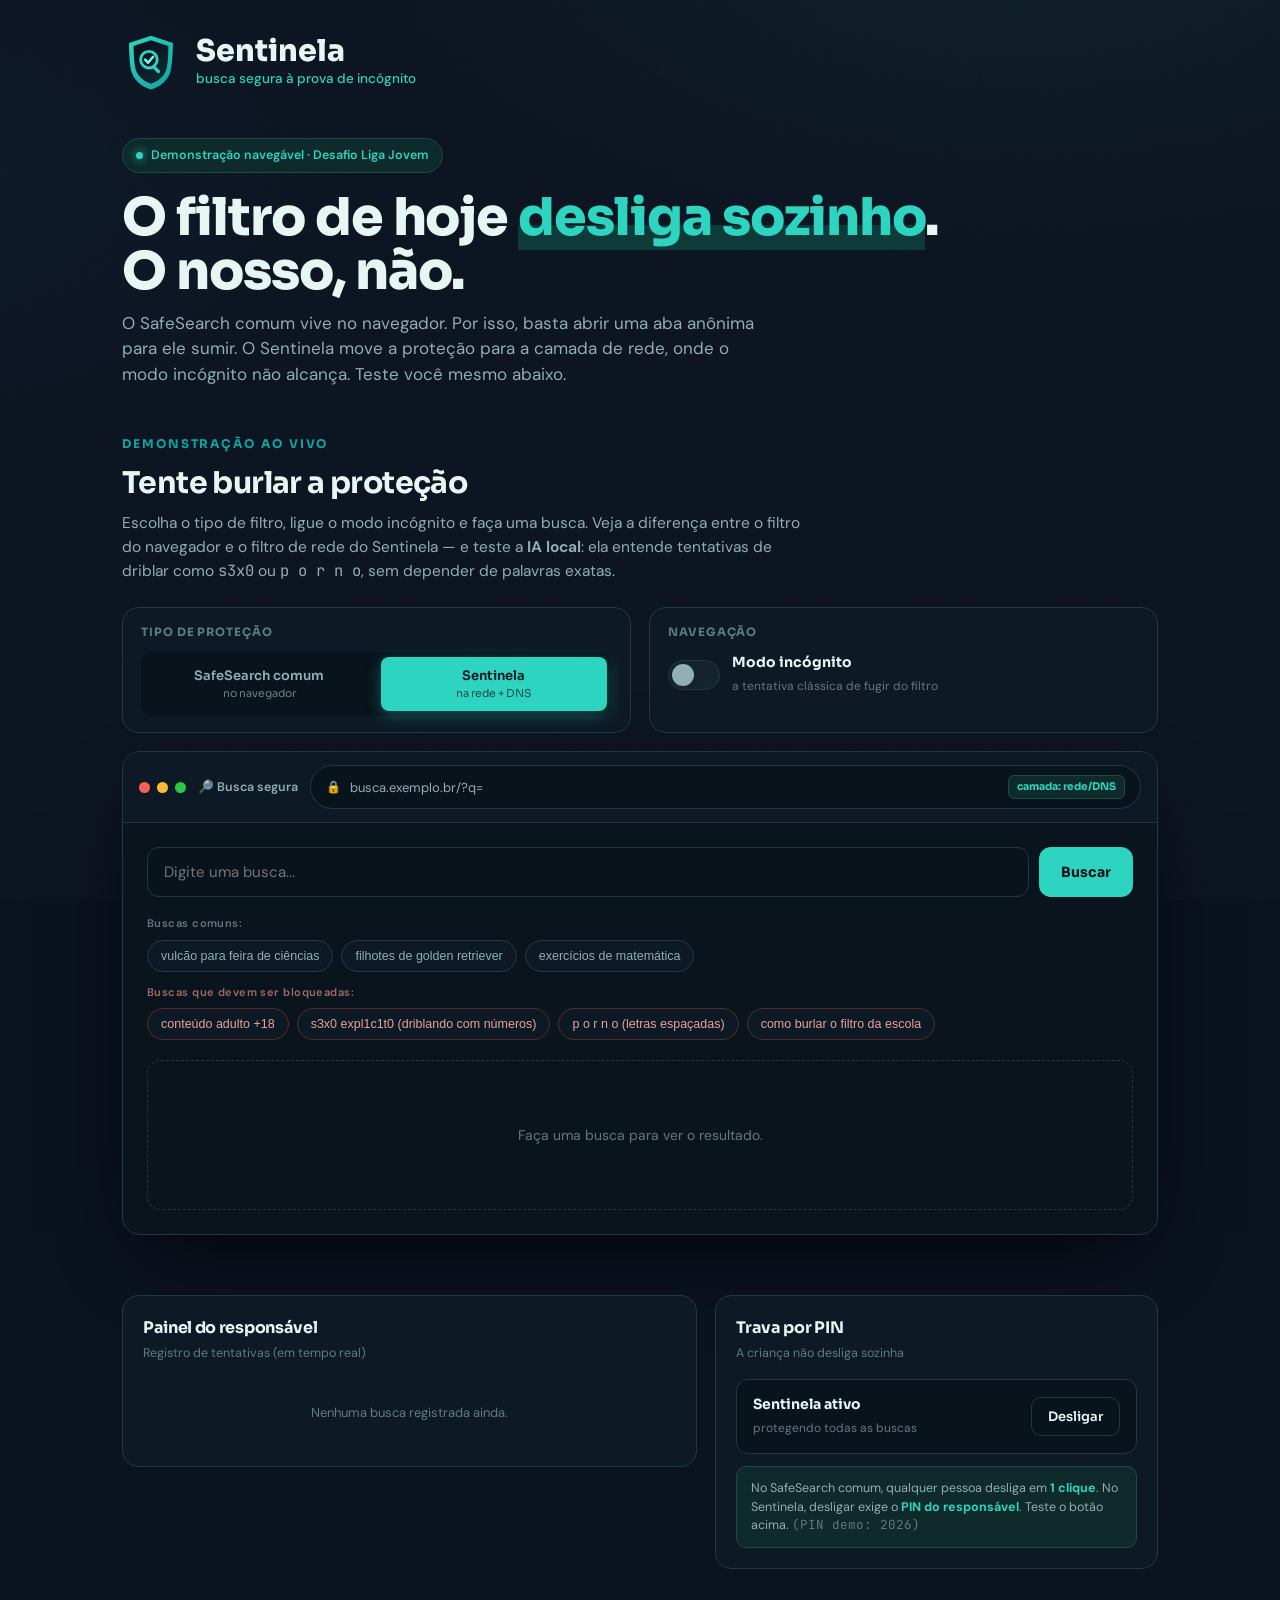
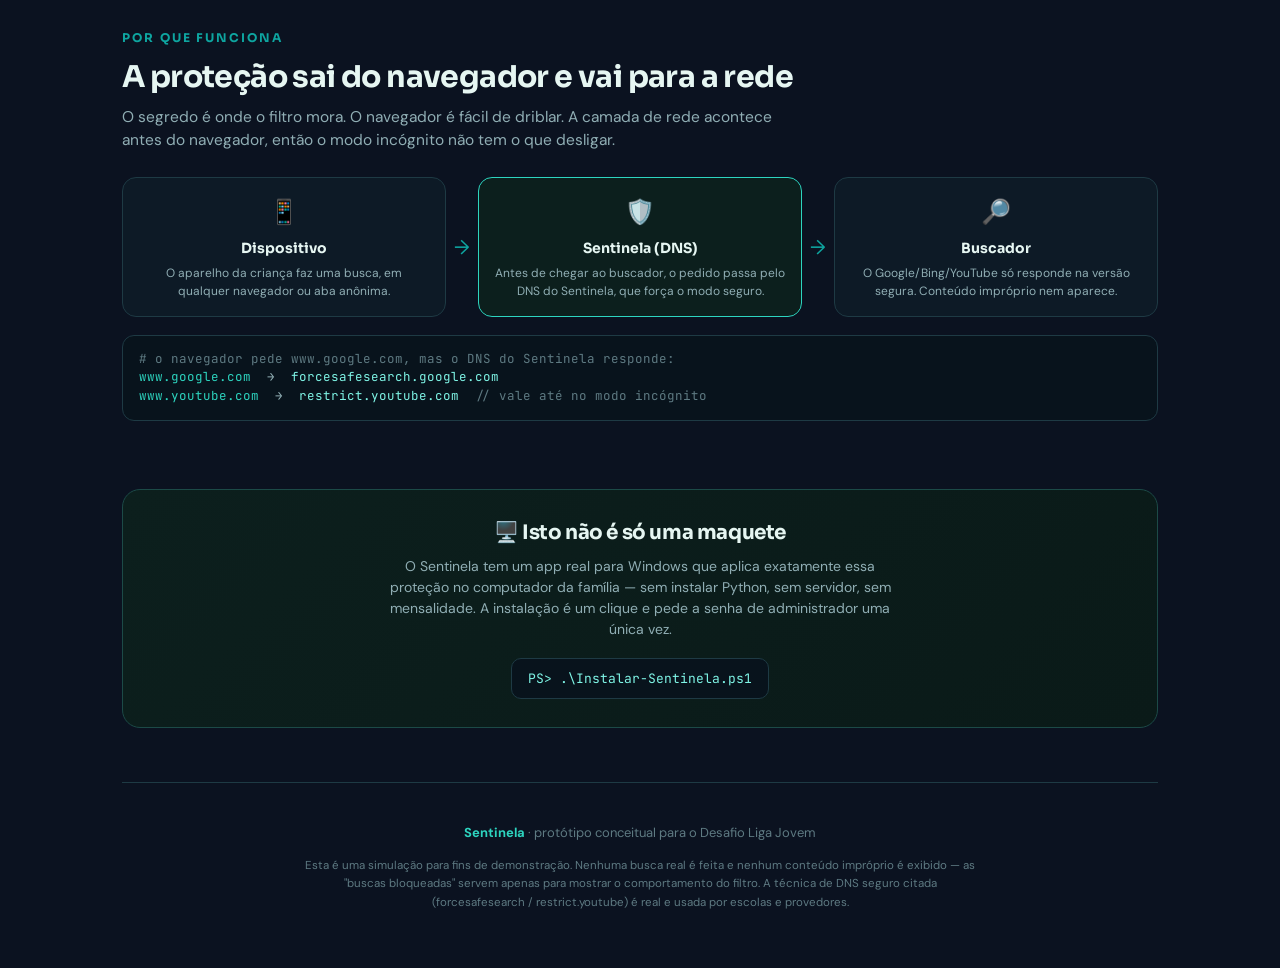
<file: demo/index.html>
<!DOCTYPE html>
<html lang="pt-BR">
<head>
<meta charset="UTF-8">
<meta name="viewport" content="width=device-width, initial-scale=1.0">
<title>Sentinela — busca segura à prova de incógnito</title>
<meta name="description" content="Controle de conteúdo infantil que vive na camada de rede — o modo incógnito não desliga. Desafio Liga Jovem / SEBRAE.">
<link rel="preconnect" href="https://fonts.googleapis.com">
<link rel="preconnect" href="https://fonts.gstatic.com" crossorigin>
<link href="https://fonts.googleapis.com/css2?family=Sora:wght@400;500;600;700;800&family=DM+Sans:wght@400;500;600;700&family=JetBrains+Mono:wght@400;500;700&display=swap" rel="stylesheet">
<style>
  :root{
    --ink:#0B1220; --ink2:#0F1A2A; --panel:#10203033; --line:#1E3A44;
    --teal:#2DD4BF; --teal-d:#0EA5A0; --teal-glow:#2dd4bf55;
    --mint:#7FF5E6; --coral:#FF6B6B; --amber:#F6B73C;
    --txt:#E6F6F2; --muted:#90AEB4; --muted2:#5E7A82;
  }
  *{box-sizing:border-box;margin:0;padding:0}
  html{scroll-behavior:smooth}
  body{
    font-family:'DM Sans',sans-serif; color:var(--txt);
    background:
      radial-gradient(1200px 600px at 80% -10%, #103a3a55, transparent 60%),
      radial-gradient(900px 500px at -10% 20%, #0e2a3a55, transparent 55%),
      var(--ink);
    background-attachment:fixed; line-height:1.5; overflow-x:hidden;
  }
  body::before{content:"";position:fixed;inset:0;pointer-events:none;opacity:.035;z-index:1;
    background-image:url("data:image/svg+xml,%3Csvg xmlns='http://www.w3.org/2000/svg' width='140' height='140'%3E%3Cfilter id='n'%3E%3CfeTurbulence type='fractalNoise' baseFrequency='0.9' numOctaves='3'/%3E%3C/filter%3E%3Crect width='100%25' height='100%25' filter='url(%23n)'/%3E%3C/svg%3E");}
  .wrap{max-width:1080px;margin:0 auto;padding:0 22px;position:relative;z-index:2}
  h1,h2,h3,.dsp{font-family:'Sora',sans-serif;letter-spacing:-.02em}
  .mono{font-family:'JetBrains Mono',monospace}

  header{padding:34px 0 8px}
  .brand{display:flex;align-items:center;gap:16px}
  .brand .mark{width:58px;height:58px;flex:0 0 auto}
  .brand .name{font-family:'Sora';font-weight:800;font-size:30px;line-height:1}
  .brand .tag{color:var(--teal);font-size:13.5px;font-weight:500;margin-top:3px}

  .hero{padding:38px 0 18px}
  .badge{display:inline-flex;align-items:center;gap:8px;font-size:12.5px;font-weight:600;
    color:var(--teal);background:#0e2a2a;border:1px solid #1c4a47;padding:7px 13px;border-radius:999px}
  .dot{width:7px;height:7px;border-radius:50%;background:var(--teal);box-shadow:0 0 10px var(--teal)}
  .hero h1{font-size:clamp(30px,5vw,52px);font-weight:800;margin:18px 0 12px;line-height:1.04}
  .hero h1 em{font-style:normal;color:var(--teal);
    background:linear-gradient(180deg,transparent 62%,#0e3a3a 62%)}
  .hero p{font-size:17px;color:var(--muted);max-width:640px}

  section{padding:30px 0}
  .eyebrow{font-family:'Sora';font-size:12px;font-weight:700;letter-spacing:.16em;
    text-transform:uppercase;color:var(--teal-d);margin-bottom:8px}
  h2{font-size:clamp(22px,3.4vw,30px);font-weight:700;margin-bottom:6px}
  .lead{color:var(--muted);max-width:680px;margin-bottom:24px;font-size:15.5px}

  .controls{display:flex;flex-wrap:wrap;gap:18px;margin-bottom:18px}
  .ctl{background:#0d1a26;border:1px solid var(--line);border-radius:16px;padding:16px 18px;flex:1;min-width:250px}
  .ctl .label{font-size:11.5px;font-weight:700;letter-spacing:.08em;text-transform:uppercase;color:var(--muted2);margin-bottom:11px;font-family:'Sora'}
  .pills{display:flex;gap:8px;background:#08131c;border-radius:11px;padding:5px}
  .pill{flex:1;border:none;background:transparent;color:var(--muted);font-family:'Sora';font-weight:600;
    font-size:13px;padding:10px 8px;border-radius:8px;cursor:pointer;transition:.18s;text-align:center}
  .pill.active{color:var(--ink);background:var(--teal);box-shadow:0 4px 16px var(--teal-glow)}
  .pill.alt.active{background:var(--amber);box-shadow:0 4px 16px #f6b73c44}
  .toggle{display:flex;align-items:center;gap:12px;cursor:pointer;user-select:none}
  .sw{width:52px;height:30px;border-radius:999px;background:#13242f;border:1px solid var(--line);position:relative;transition:.2s;flex:0 0 auto}
  .sw::after{content:"";position:absolute;top:3px;left:3px;width:22px;height:22px;border-radius:50%;background:var(--muted);transition:.2s}
  .toggle.on .sw{background:#3a2418;border-color:#6b4520}
  .toggle.on .sw::after{left:25px;background:var(--amber)}
  .toggle .t-txt b{font-family:'Sora';font-size:14px;display:block}
  .toggle .t-txt span{font-size:12px;color:var(--muted2)}

  .browser{background:#0a141d;border:1px solid var(--line);border-radius:18px;overflow:hidden;
    box-shadow:0 30px 80px -30px #000;transition:.25s}
  .browser.incog{border-color:#5a3a16;box-shadow:0 30px 80px -30px #000,0 0 0 1px #6b452033 inset}
  .bbar{display:flex;align-items:center;gap:12px;padding:13px 16px;background:#0d1a26;border-bottom:1px solid var(--line)}
  .lights{display:flex;gap:7px}.lights i{width:11px;height:11px;border-radius:50%;display:block}
  .lights i:nth-child(1){background:#ff5f57}.lights i:nth-child(2){background:#febc2e}.lights i:nth-child(3){background:#28c840}
  .tabname{font-size:12.5px;color:var(--muted);display:flex;align-items:center;gap:7px;font-weight:600}
  .incogtag{display:none;font-size:11px;color:var(--amber);background:#2a1c0e;border:1px solid #5a3a16;padding:3px 9px;border-radius:999px;font-weight:600}
  .browser.incog .incogtag{display:inline-flex;align-items:center;gap:6px}
  .urlbar{flex:1;display:flex;align-items:center;gap:9px;background:#08131c;border:1px solid var(--line);
    border-radius:999px;padding:9px 15px;font-size:13px;color:var(--muted);min-width:0}
  .urlbar .lock{color:var(--teal);font-size:12px}
  .layerchip{font-size:10.5px;font-weight:700;padding:3px 8px;border-radius:6px;white-space:nowrap;font-family:'Sora'}
  .layerchip.net{background:#0e2a2a;color:var(--teal);border:1px solid #1c4a47}
  .layerchip.brw{background:#2a230e;color:var(--amber);border:1px solid #5a4a16}

  .bbody{padding:24px}
  .searchrow{display:flex;gap:10px;margin-bottom:14px}
  .searchrow input{flex:1;background:#08131c;border:1px solid var(--line);border-radius:12px;
    padding:14px 16px;color:var(--txt);font-size:15px;font-family:'DM Sans'}
  .searchrow input:focus{outline:none;border-color:var(--teal)}
  .searchrow button{background:var(--teal);color:var(--ink);border:none;border-radius:12px;
    padding:0 22px;font-family:'Sora';font-weight:700;font-size:14px;cursor:pointer;transition:.15s}
  .searchrow button:hover{background:var(--mint)}
  .chips{display:flex;flex-wrap:wrap;gap:8px;margin-bottom:20px}
  .chip{font-size:12.5px;border:1px solid var(--line);background:#0d1a26;color:var(--muted);
    padding:8px 13px;border-radius:999px;cursor:pointer;transition:.15s;font-weight:500}
  .chip:hover{border-color:var(--teal);color:var(--txt)}
  .chip.danger{border-color:#5a2a2a;color:#e8a0a0}
  .chip.danger:hover{border-color:var(--coral);background:#1f1212}
  .chips .grouplabel{width:100%;font-size:11px;color:var(--muted2);font-weight:600;margin-top:4px;letter-spacing:.04em}

  .result{min-height:150px;border-radius:14px;border:1px dashed var(--line);
    display:flex;align-items:center;justify-content:center;padding:26px;text-align:center}
  .result.empty{color:var(--muted2);font-size:14px}
  .result.safe{border:1px solid #1c4a47;background:#0c1f1d;display:block;text-align:left}
  .result.block{border:1px solid #1c4a47;background:linear-gradient(180deg,#0c1f1d,#0a1a18);display:block}
  .result.bypass{border:1px solid #5a2a2a;background:linear-gradient(180deg,#1f1212,#170d0d);display:block}

  .res-head{display:flex;align-items:center;gap:12px;margin-bottom:14px}
  .res-ico{width:42px;height:42px;border-radius:11px;display:grid;place-items:center;font-size:20px;flex:0 0 auto}
  .res-ico.ok{background:#0e2a2a;color:var(--teal)}
  .res-ico.shield{background:#0e2a2a;color:var(--teal)}
  .res-ico.warn{background:#2a1212;color:var(--coral)}
  .res-head h4{font-family:'Sora';font-size:16.5px;font-weight:700}
  .res-head p{font-size:13px;color:var(--muted)}
  .res-head .coral{color:#ffb3b3}
  .cat-tag{display:inline-block;font-size:11px;font-weight:700;font-family:'Sora';margin-top:7px;
    padding:3px 9px;border-radius:999px;background:#2a1212;color:#ffb3b3;border:1px solid #5a2a2a}

  .safe-list{display:grid;gap:10px}
  .safe-item{background:#0a1a18;border:1px solid #163a37;border-radius:10px;padding:12px 14px}
  .safe-item .u{font-size:11.5px;color:var(--teal);font-family:'JetBrains Mono'}
  .safe-item .t{font-size:14.5px;font-weight:600;margin:2px 0 3px}
  .safe-item .d{font-size:12.5px;color:var(--muted)}

  .censored{display:grid;gap:9px;margin-top:6px;filter:blur(.4px);opacity:.85}
  .censored .row{height:13px;border-radius:5px;background:repeating-linear-gradient(90deg,#3a1a1a,#3a1a1a 18px,#2a1212 18px,#2a1212 30px)}
  .censored .row.s{width:60%}
  .explain{margin-top:14px;font-size:12.5px;color:var(--muted);background:#08131c;border-left:3px solid var(--teal);
    padding:11px 14px;border-radius:0 8px 8px 0}
  .explain.bad{border-left-color:var(--coral);color:#e8b4b4}
  .explain .mono{color:var(--teal)}

  .grid2{display:grid;grid-template-columns:1.3fr 1fr;gap:18px;align-items:start}
  @media(max-width:820px){.grid2{grid-template-columns:1fr}}
  .card{background:#0d1a26;border:1px solid var(--line);border-radius:16px;padding:20px}
  .card h3{font-size:16px;font-weight:700;margin-bottom:4px}
  .card .sub{font-size:12.5px;color:var(--muted2);margin-bottom:16px}
  .log{display:flex;flex-direction:column;gap:9px;max-height:300px;overflow:auto}
  .logitem{display:flex;gap:11px;align-items:flex-start;background:#08131c;border:1px solid var(--line);
    border-radius:10px;padding:10px 12px;font-size:12.5px}
  .logitem .ti{font-family:'JetBrains Mono';color:var(--muted2);font-size:11px;flex:0 0 auto;padding-top:1px}
  .logitem.ok{border-color:#1c4a47}
  .logitem.bad{border-color:#5a2a2a}
  .logitem b{font-family:'Sora';font-weight:600}
  .logitem .by{color:var(--teal)}
  .logitem.bad .by{color:var(--coral)}
  .logempty{color:var(--muted2);font-size:13px;text-align:center;padding:24px 0}

  .pinrow{display:flex;align-items:center;justify-content:space-between;gap:14px;background:#08131c;border:1px solid var(--line);border-radius:12px;padding:14px 16px;margin-bottom:12px}
  .pinrow .x b{font-family:'Sora';font-size:14px;display:block}
  .pinrow .x span{font-size:12px;color:var(--muted2)}
  .btn-ghost{background:transparent;border:1px solid var(--line);color:var(--txt);font-family:'Sora';
    font-weight:600;font-size:13px;padding:10px 16px;border-radius:10px;cursor:pointer;transition:.15s}
  .btn-ghost:hover{border-color:var(--coral);color:var(--coral)}
  .pininfo{font-size:12.5px;color:var(--muted);background:#0e2a2a;border:1px solid #1c4a47;border-radius:10px;padding:12px 14px}
  .pininfo b{color:var(--teal)}

  .modal{position:fixed;inset:0;background:#04080cdd;backdrop-filter:blur(4px);display:none;
    place-items:center;z-index:50;padding:20px}
  .modal.show{display:grid}
  .modalbox{background:#0d1a26;border:1px solid var(--line);border-radius:18px;padding:28px;max-width:360px;width:100%;text-align:center}
  .modalbox h3{font-size:18px;font-weight:700;margin-bottom:6px}
  .modalbox p{font-size:13px;color:var(--muted);margin-bottom:18px}
  .pinin{display:flex;gap:10px;justify-content:center;margin-bottom:8px}
  .pinin input{width:52px;height:60px;text-align:center;font-size:24px;font-family:'JetBrains Mono';
    background:#08131c;border:1px solid var(--line);border-radius:12px;color:var(--txt)}
  .pinin input:focus{outline:none;border-color:var(--teal)}
  .pinerr{color:var(--coral);font-size:12.5px;min-height:18px;margin-bottom:14px;font-weight:500}
  .modalbtns{display:flex;gap:10px}
  .modalbtns button{flex:1;border:none;border-radius:10px;padding:12px;font-family:'Sora';font-weight:700;font-size:13px;cursor:pointer}
  .b-cancel{background:#13242f;color:var(--muted)}
  .b-ok{background:var(--coral);color:#fff}

  .flow{display:grid;grid-template-columns:1fr auto 1fr auto 1fr;gap:8px;align-items:stretch;margin-top:6px}
  @media(max-width:760px){.flow{grid-template-columns:1fr}.flow .arrow{transform:rotate(90deg);justify-self:center}}
  .node{background:#0d1a26;border:1px solid var(--line);border-radius:14px;padding:16px;text-align:center}
  .node .n-ico{font-size:24px;margin-bottom:8px}
  .node h4{font-family:'Sora';font-size:14px;font-weight:700;margin-bottom:5px}
  .node p{font-size:12px;color:var(--muted)}
  .node.key{border-color:var(--teal);background:#0c1f1d}
  .arrow{display:grid;place-items:center;color:var(--teal-d);font-size:20px}
  .dnsbox{margin-top:18px;background:#08131c;border:1px solid var(--line);border-radius:12px;padding:14px 16px;font-family:'JetBrains Mono';font-size:12.5px;color:var(--muted)}
  .dnsbox .c{color:var(--mint)}.dnsbox .k{color:var(--teal)}

  .cta{background:linear-gradient(135deg,#0c1f1d,#0a1a18);border:1px solid #1c4a47;border-radius:18px;padding:28px;text-align:center;margin-top:8px}
  .cta h3{font-size:20px;margin-bottom:8px}
  .cta p{color:var(--muted);font-size:14px;max-width:520px;margin:0 auto 18px}
  .cta code{font-family:'JetBrains Mono';background:#08131c;border:1px solid var(--line);padding:10px 16px;border-radius:10px;color:var(--mint);display:inline-block;font-size:13px}

  footer{padding:40px 0 56px;color:var(--muted2);font-size:13px;text-align:center;border-top:1px solid var(--line);margin-top:24px}
  .disclaimer{font-size:11.5px;color:var(--muted2);max-width:680px;margin:14px auto 0;line-height:1.6}
</style>
</head>
<body>

<div class="wrap">

  <header>
    <div class="brand">
      <svg class="mark" viewBox="0 0 280 280" xmlns="http://www.w3.org/2000/svg">
        <defs>
          <linearGradient id="g" x1="40" y1="30" x2="240" y2="250" gradientUnits="userSpaceOnUse"><stop offset="0" stop-color="#2DD4BF"/><stop offset="1" stop-color="#0EA5A0"/></linearGradient>
          <linearGradient id="l" x1="95" y1="90" x2="185" y2="180" gradientUnits="userSpaceOnUse"><stop offset="0" stop-color="#0B1220"/><stop offset="1" stop-color="#0F2330"/></linearGradient>
        </defs>
        <path d="M140 8 L246 44 C246 44 246 150 232 188 C216 232 178 256 140 268 C102 256 64 232 48 188 C34 150 34 44 34 44 Z" fill="url(#g)"/>
        <path d="M140 30 L224 58 C224 58 224 142 213 174 C200 210 170 230 140 240 C110 230 80 210 67 174 C56 142 56 58 56 58 Z" fill="url(#l)"/>
        <circle cx="130" cy="124" r="40" fill="none" stroke="#2DD4BF" stroke-width="14"/>
        <path d="M112 124 L126 139 L150 110" fill="none" stroke="#7FF5E6" stroke-width="12" stroke-linecap="round" stroke-linejoin="round"/>
        <rect x="156" y="150" width="44" height="16" rx="8" transform="rotate(45 156 150)" fill="#2DD4BF"/>
      </svg>
      <div>
        <div class="name">Sentinela</div>
        <div class="tag">busca segura à prova de incógnito</div>
      </div>
    </div>
  </header>

  <div class="hero">
    <span class="badge"><span class="dot"></span> Demonstração navegável · Desafio Liga Jovem</span>
    <h1>O filtro de hoje <em>desliga sozinho</em>.<br>O nosso, não.</h1>
    <p>O SafeSearch comum vive no navegador. Por isso, basta abrir uma aba anônima para ele sumir. O Sentinela move a proteção para a camada de rede, onde o modo incógnito não alcança. Teste você mesmo abaixo.</p>
  </div>

  <section>
    <div class="eyebrow">Demonstração ao vivo</div>
    <h2>Tente burlar a proteção</h2>
    <p class="lead">Escolha o tipo de filtro, ligue o modo incógnito e faça uma busca. Veja a diferença entre o filtro do navegador e o filtro de rede do Sentinela — e teste a <b>IA local</b>: ela entende tentativas de driblar como <span class="mono">s3x0</span> ou <span class="mono">p o r n o</span>, sem depender de palavras exatas.</p>

    <div class="controls">
      <div class="ctl">
        <div class="label">Tipo de proteção</div>
        <div class="pills" id="protPills">
          <button class="pill alt" data-prot="comum">SafeSearch comum<br><small style="opacity:.7;font-weight:400">no navegador</small></button>
          <button class="pill active" data-prot="sentinela">Sentinela<br><small style="opacity:.7;font-weight:400">na rede + DNS</small></button>
        </div>
      </div>
      <div class="ctl">
        <div class="label">Navegação</div>
        <div class="toggle" id="incogToggle" style="margin-top:8px">
          <div class="sw"></div>
          <div class="t-txt"><b>Modo incógnito</b><span>a tentativa clássica de fugir do filtro</span></div>
        </div>
      </div>
    </div>

    <div class="browser" id="browser">
      <div class="bbar">
        <div class="lights"><i></i><i></i><i></i></div>
        <div class="tabname" id="tabname">🔎 Busca segura</div>
        <span class="incogtag">🕶️ Anônima</span>
        <div class="urlbar">
          <span class="lock">🔒</span>
          <span id="urltext">busca.exemplo.br/?q=</span>
          <span style="margin-left:auto" class="layerchip net" id="layerchip">camada: rede/DNS</span>
        </div>
      </div>
      <div class="bbody">
        <div class="searchrow">
          <input id="q" placeholder="Digite uma busca..." autocomplete="off">
          <button id="goBtn">Buscar</button>
        </div>
        <div class="chips" id="chips">
          <span class="grouplabel">Buscas comuns:</span>
          <button class="chip" data-q="vulcão para feira de ciências">vulcão para feira de ciências</button>
          <button class="chip" data-q="filhotes de golden retriever">filhotes de golden retriever</button>
          <button class="chip" data-q="exercícios de matemática 9º ano">exercícios de matemática</button>
          <span class="grouplabel" style="color:#a06a6a">Buscas que devem ser bloqueadas:</span>
          <button class="chip danger" data-q="conteúdo adulto +18">conteúdo adulto +18</button>
          <button class="chip danger" data-q="s3x0 expl1c1t0 +18">s3x0 expl1c1t0 (driblando com números)</button>
          <button class="chip danger" data-q="p o r n o g r a f i a">p o r n o (letras espaçadas)</button>
          <button class="chip danger" data-q="como burlar o filtro da escola">como burlar o filtro da escola</button>
        </div>
        <div class="result empty" id="result">Faça uma busca para ver o resultado.</div>
      </div>
    </div>
  </section>

  <section>
    <div class="grid2">
      <div class="card">
        <h3>Painel do responsável</h3>
        <div class="sub">Registro de tentativas (em tempo real)</div>
        <div class="log" id="log"><div class="logempty">Nenhuma busca registrada ainda.</div></div>
      </div>
      <div class="card">
        <h3>Trava por PIN</h3>
        <div class="sub">A criança não desliga sozinha</div>
        <div class="pinrow">
          <div class="x"><b>Sentinela ativo</b><span>protegendo todas as buscas</span></div>
          <button class="btn-ghost" id="disableBtn">Desligar</button>
        </div>
        <div class="pininfo">No SafeSearch comum, qualquer pessoa desliga em <b>1 clique</b>. No Sentinela, desligar exige o <b>PIN do responsável</b>. Teste o botão acima. <span class="mono" style="color:var(--muted2)">(PIN demo: 2026)</span></div>
      </div>
    </div>
  </section>

  <section>
    <div class="eyebrow">Por que funciona</div>
    <h2>A proteção sai do navegador e vai para a rede</h2>
    <p class="lead">O segredo é onde o filtro mora. O navegador é fácil de driblar. A camada de rede acontece antes do navegador, então o modo incógnito não tem o que desligar.</p>
    <div class="flow">
      <div class="node"><div class="n-ico">📱</div><h4>Dispositivo</h4><p>O aparelho da criança faz uma busca, em qualquer navegador ou aba anônima.</p></div>
      <div class="arrow">→</div>
      <div class="node key"><div class="n-ico">🛡️</div><h4>Sentinela (DNS)</h4><p>Antes de chegar ao buscador, o pedido passa pelo DNS do Sentinela, que força o modo seguro.</p></div>
      <div class="arrow">→</div>
      <div class="node"><div class="n-ico">🔎</div><h4>Buscador</h4><p>O Google/Bing/YouTube só responde na versão segura. Conteúdo impróprio nem aparece.</p></div>
    </div>
    <div class="dnsbox">
      <span style="color:var(--muted2)"># o navegador pede www.google.com, mas o DNS do Sentinela responde:</span><br>
      <span class="k">www.google.com</span> &nbsp;→&nbsp; <span class="c">forcesafesearch.google.com</span><br>
      <span class="k">www.youtube.com</span> &nbsp;→&nbsp; <span class="c">restrict.youtube.com</span> &nbsp;<span style="color:var(--muted2)">// vale até no modo incógnito</span>
    </div>
  </section>

  <section>
    <div class="cta">
      <h3>🖥️ Isto não é só uma maquete</h3>
      <p>O Sentinela tem um app real para Windows que aplica exatamente essa proteção no computador da família — sem instalar Python, sem servidor, sem mensalidade. A instalação é um clique e pede a senha de administrador uma única vez.</p>
      <code>PS&gt; .\Instalar-Sentinela.ps1</code>
    </div>
  </section>

  <footer>
    <strong style="color:var(--teal)">Sentinela</strong> · protótipo conceitual para o Desafio Liga Jovem
    <div class="disclaimer">Esta é uma simulação para fins de demonstração. Nenhuma busca real é feita e nenhum conteúdo impróprio é exibido — as "buscas bloqueadas" servem apenas para mostrar o comportamento do filtro. A técnica de DNS seguro citada (forcesafesearch / restrict.youtube) é real e usada por escolas e provedores.</div>
  </footer>

</div>

<div class="modal" id="modal">
  <div class="modalbox">
    <div style="font-size:30px;margin-bottom:6px">🔐</div>
    <h3>Desligar exige o PIN</h3>
    <p>Só o responsável pode desativar o Sentinela. Digite o PIN de 4 dígitos.</p>
    <div class="pinin">
      <input maxlength="1" inputmode="numeric" data-i="0">
      <input maxlength="1" inputmode="numeric" data-i="1">
      <input maxlength="1" inputmode="numeric" data-i="2">
      <input maxlength="1" inputmode="numeric" data-i="3">
    </div>
    <div class="pinerr" id="pinerr"></div>
    <div class="modalbtns">
      <button class="b-cancel" id="pinCancel">Cancelar</button>
      <button class="b-ok" id="pinOk">Confirmar</button>
    </div>
  </div>
</div>

<script>
(function(){
  var state = { prot:'sentinela', incog:false };
  var PIN = '2026';

  var browser = document.getElementById('browser');
  var tabname = document.getElementById('tabname');
  var layerchip = document.getElementById('layerchip');
  var urltext = document.getElementById('urltext');
  var resultEl = document.getElementById('result');
  var logEl = document.getElementById('log');
  var qInput = document.getElementById('q');

  // IA local: mesma lógica do módulo Sentinela-Classificador.ps1 (roda no
  // navegador, sem servidor). Normaliza o texto para derrotar tentativas de
  // evasão e pontua por categoria com nível de confiança.
  function normalizar(s){
    s = (s||'').toLowerCase();
    var homo = {'\u0430':'a','\u043e':'o','\u0435':'e','\u0440':'p','\u0441':'c','\u0445':'x','\u0443':'y','\u0456':'i','\u0455':'s','\u0458':'j'};
    s = s.replace(/[\u0430\u043e\u0435\u0440\u0441\u0445\u0443\u0456\u0455\u0458]/g, function(c){ return homo[c] || c; });
    s = s.normalize('NFKD').replace(/[\u0300-\u036f]/g,'').toLowerCase(); // full-width + acentos
    var mapa = {'0':'o','1':'i','3':'e','4':'a','5':'s','7':'t','8':'b','9':'g','@':'a','$':'s','+':'t'};
    s = s.replace(/[01345789@$+]/g, function(c){ return mapa[c] || c; });
    s = s.replace(/(.)\1{2,}/g, '$1');                     // encolhe repetições
    var colado = s.replace(/\b[a-z0-9]\b(?:[\s._\-]+\b[a-z0-9]\b)+/g, function(m){ return m.replace(/[^a-z0-9]/g,''); });
    return { texto: s, colado: colado };
  }
  var CATS = [
    {name:'Conteúdo adulto', termos:{'porno':1,'pornografia':1,'nudes':1,'hentai':1,'putaria':1,'conteudo adulto':1,'sexo explicito':1,'sexo':1,'transar':1,'nudez':1,'nudez infantil':1,'zoofilia':1,'masturbacao':1,'mulher pelada':1,'pornhub':1,'onlyfans':1,'pelada':.5,'+18':.5,'porn':1,'nude pics':1,'naked girls':1,'sex video':1,'blowjob':1,'boobs':1,'nsfw':1}},
    {name:'Violência', termos:{'decapitacao':1,'tortura':1,'gore':1,'estupro':1,'violencia extrema':1,'videos de violencia':1,'briga de rua':1,'violencia':.5,'sangue':.35,'espancamento':.5,'dar um tiro em alguem':1,'kill someone':1,'how to kill someone':1}},
    {name:'Autolesão e suicídio', termos:{'suicidio':1,'como se matar':1,'me cortar':1,'quero morrer':1,'me enforcar':1,'self harm':1,'suicide methods':1,'kill myself':1}, semReducao:true},
    {name:'Armas', termos:{'como fazer bomba':1,'fabricar arma':1,'arma caseira':1,'explosivo':.5,'pistola':.35,'how to make a bomb':1,'build a bomb':1,'vender arma ilegal':1}, semReducao:true},
    {name:'Drogas', termos:{'como usar drogas':1,'comprar maconha':1,'cocaina':.5,'crack':.5,'maconha':.5,'droga':.35,'lanca perfume':1,'cheirar lolo':1,'buy weed':1,'buy cocaine':1}},
    {name:'Apostas', termos:{'cassino online':1,'aposta esportiva':1,'aposta':.5,'cassino':.5,'tigrinho':1,'jogo do tigrinho':1,'betano':1,'blaze':.5,'aviator':.5,'caca-niquel':1,'caca niquel':1,'jogo de azar':1,'jogar no bicho':1,'online casino':1,'sports betting':1}, semReducao:true},
    {name:'Ódio e extremismo', termos:{'apologia ao nazismo':1,'como ser racista':1,'piadas racistas':1,'grupo neonazista':1,'saudacao nazista':1,'raca superior':1}},
    {name:'Burlar proteção', termos:{'burlar filtro':1,'burlar o filtro':1,'driblar o filtro':1,'desativar safesearch':1,'desbloquear sites':1,'filtro da escola':1,'vpn para escola':1,'como burlar':.5,'proxy anonimo':.5}, semReducao:true}
  ];
  var CTX_SEGURO = ['dever de casa','trabalho escolar','feira de ciencias','aula de ciencias','biologia','saude','medico','doenca','cancer','prevencao','sintomas','aula de','sexo masculino','sexo feminino','sexo do bebe','sexo biologico','qual o sexo','sexo dos anjos','sexo fragil','ambos os sexos','estatua','escultura','museu','arte grega'];
  var LIMIAR = 1.0;
  function classify(q){
    var n = normalizar(q);
    var reducao = 0;
    for(var i=0;i<CTX_SEGURO.length;i++){ if(n.texto.indexOf(CTX_SEGURO[i])!==-1){ reducao=0.5; break; } }
    var melhor = null;
    for(var c=0;c<CATS.length;c++){
      var cat = CATS[c], score = 0, sinais = [];
      for(var t in cat.termos){
        var colado = t.replace(/[^a-z0-9]/g,'');
        if(n.texto.indexOf(t)!==-1 || (colado.length>=3 && n.colado.indexOf(colado)!==-1)){
          score += cat.termos[t]; sinais.push(t);
        }
      }
      if(score>0){
        var red = cat.semReducao ? 0 : reducao;
        var sf = Math.max(0, score - red);
        if(!melhor || sf>melhor.score) melhor = {category:cat.name, score:sf, signals:sinais};
      }
    }
    if(!melhor) return {block:false, category:null, confidence:0, signals:[]};
    return {
      block: melhor.score >= LIMIAR,
      category: melhor.category,
      confidence: Math.min(1, melhor.score/(LIMIAR*1.5)),
      signals: melhor.signals
    };
  }

  function refreshChrome(){
    document.querySelectorAll('#protPills .pill').forEach(function(p){
      p.classList.toggle('active', p.dataset.prot === state.prot);
    });
    browser.classList.toggle('incog', state.incog);
    tabname.textContent = state.incog ? '🕶️ Aba anônima' : '🔎 Busca segura';
    if(state.prot === 'sentinela'){
      layerchip.className = 'layerchip net'; layerchip.textContent = 'camada: rede/DNS';
    } else {
      layerchip.className = 'layerchip brw'; layerchip.textContent = 'camada: navegador';
    }
  }

  function now(){
    var d = new Date();
    return ('0'+d.getHours()).slice(-2)+':'+('0'+d.getMinutes()).slice(-2)+':'+('0'+d.getSeconds()).slice(-2);
  }

  function addLog(query, outcome, cat){
    if(logEl.querySelector('.logempty')) logEl.innerHTML = '';
    var item = document.createElement('div');
    var cls = outcome === 'bypass' ? 'bad' : 'ok';
    item.className = 'logitem ' + cls;
    var label, by;
    if(outcome === 'safe'){ label = '✅ liberada'; by = 'busca segura'; }
    else if(outcome === 'blocked'){ label = '🛡️ bloqueada'; by = 'Sentinela (DNS) · ' + (cat||''); }
    else { label = '⚠️ vazou'; by = 'filtro do navegador falhou · ' + (cat||''); }
    item.innerHTML = '<span class="ti">'+now()+'</span><div><b>'+label+'</b> — "'+escapeHtml(query)+'"<br><span class="by">'+escapeHtml(by)+'</span></div>';
    logEl.insertBefore(item, logEl.firstChild);
  }

  function escapeHtml(s){ return (s||'').replace(/[&<>"]/g,function(c){return {'&':'&amp;','<':'&lt;','>':'&gt;','"':'&quot;'}[c];}); }

  function safeResults(q){
    var data = [
      {u:'escola.edu.br', t:'Resultado educativo sobre "'+escapeHtml(q)+'"', d:'Fonte confiável, verificada e adequada para todas as idades.'},
      {u:'wikipedia.org', t:'Artigo informativo · '+escapeHtml(q), d:'Conteúdo de referência sem material sensível.'},
      {u:'gov.br', t:'Material oficial relacionado', d:'Página institucional segura.'}
    ];
    return data.map(function(r){
      return '<div class="safe-item"><div class="u">'+r.u+'</div><div class="t">'+r.t+'</div><div class="d">'+r.d+'</div></div>';
    }).join('');
  }

  function doSearch(q){
    q = (q||'').trim();
    if(!q){ return; }
    urltext.textContent = 'busca.exemplo.br/?q=' + encodeURIComponent(q).slice(0,28);
    var cls = classify(q);
    var cat = cls.category;
    var conf = Math.round(cls.confidence*100);
    var sinaisTxt = (cls.signals && cls.signals.length) ? cls.signals.slice(0,3).join(', ') : '';

    if(!cls.block){
      resultEl.className = 'result safe';
      resultEl.innerHTML =
        '<div class="res-head"><div class="res-ico ok">🔎</div><div><h4>Resultados seguros</h4><p>Busca comum — exibida normalmente.</p></div></div>'+
        '<div class="safe-list">'+safeResults(q)+'</div>';
      addLog(q,'safe');
      return;
    }

    if(state.prot === 'sentinela'){
      resultEl.className = 'result block';
      resultEl.innerHTML =
        '<div class="res-head"><div class="res-ico shield">🛡️</div><div><h4>Conteúdo bloqueado pelo Sentinela</h4><p>Categoria imprópria detectada e barrada.</p><span class="cat-tag">'+cat+' · IA local '+conf+'%</span></div></div>'+
        '<div class="explain">🧠 <b>IA local</b> classificou como <b>'+escapeHtml(cat)+'</b> ('+conf+'% de confiança'+(sinaisTxt ? ', sinais: <span class="mono">'+escapeHtml(sinaisTxt)+'</span>' : '')+'). A busca foi interceptada na <span class="mono">camada de rede (DNS)</span> antes de chegar ao buscador. '+(state.incog ? 'O <b>modo incógnito está ligado</b> e mesmo assim o filtro funcionou — porque ele não vive no navegador.' : 'Ligar o modo incógnito não muda nada aqui.')+'</div>';
      addLog(q,'blocked',cat);
    } else {
      if(state.incog){
        resultEl.className = 'result bypass';
        resultEl.innerHTML =
          '<div class="res-head"><div class="res-ico warn">⚠️</div><div><h4 class="coral">Filtro burlado no modo incógnito</h4><p class="coral">Conteúdo impróprio passaria para a criança.</p><span class="cat-tag">'+cat+'</span></div></div>'+
          '<div class="censored"><div class="row"></div><div class="row s"></div><div class="row"></div><div class="row s"></div></div>'+
          '<div class="explain bad">O SafeSearch comum guarda a configuração no navegador. A <b>aba anônima não carrega essa configuração</b>, então o filtro simplesmente <b>some</b>. É exatamente esta a falha que o Sentinela resolve.</div>';
        addLog(q,'bypass',cat);
      } else {
        resultEl.className = 'result block';
        resultEl.innerHTML =
          '<div class="res-head"><div class="res-ico shield">🛡️</div><div><h4>Bloqueado pelo SafeSearch do navegador</h4><p>Funciona... por enquanto.</p><span class="cat-tag">'+cat+'</span></div></div>'+
          '<div class="explain bad">Pareceu seguro? Agora <b>ligue o modo incógnito</b> ali em cima e busque de novo. Você vai ver o filtro desaparecer.</div>';
        addLog(q,'blocked',cat);
      }
    }
  }

  document.getElementById('protPills').addEventListener('click', function(e){
    var b = e.target.closest('.pill'); if(!b) return;
    state.prot = b.dataset.prot; refreshChrome();
  });
  document.getElementById('incogToggle').addEventListener('click', function(){
    state.incog = !state.incog;
    this.classList.toggle('on', state.incog);
    refreshChrome();
  });
  document.getElementById('goBtn').addEventListener('click', function(){ doSearch(qInput.value); });
  qInput.addEventListener('keydown', function(e){ if(e.key==='Enter') doSearch(qInput.value); });
  document.getElementById('chips').addEventListener('click', function(e){
    var c = e.target.closest('.chip'); if(!c) return;
    qInput.value = c.dataset.q; doSearch(c.dataset.q);
  });

  var modal = document.getElementById('modal');
  var pinErr = document.getElementById('pinerr');
  var pinInputs = Array.prototype.slice.call(document.querySelectorAll('.pinin input'));
  document.getElementById('disableBtn').addEventListener('click', function(){
    pinErr.textContent=''; pinInputs.forEach(function(i){i.value='';});
    modal.classList.add('show'); pinInputs[0].focus();
  });
  document.getElementById('pinCancel').addEventListener('click', function(){ modal.classList.remove('show'); });
  modal.addEventListener('click', function(e){ if(e.target===modal) modal.classList.remove('show'); });
  pinInputs.forEach(function(inp, idx){
    inp.addEventListener('input', function(){
      this.value = this.value.replace(/\D/g,'');
      if(this.value && idx < 3) pinInputs[idx+1].focus();
    });
    inp.addEventListener('keydown', function(e){
      if(e.key==='Backspace' && !this.value && idx>0) pinInputs[idx-1].focus();
    });
  });
  document.getElementById('pinOk').addEventListener('click', function(){
    var v = pinInputs.map(function(i){return i.value;}).join('');
    if(v === PIN){
      pinErr.style.color='var(--teal)'; pinErr.textContent='PIN correto. (Mas vamos manter ligado 🙂)';
      setTimeout(function(){ modal.classList.remove('show'); pinErr.style.color='var(--coral)'; }, 1100);
    } else {
      pinErr.textContent = 'PIN incorreto. Tentativa registrada para o responsável.';
      pinInputs.forEach(function(i){i.value='';}); pinInputs[0].focus();
      if(logEl.querySelector('.logempty')) logEl.innerHTML='';
      var item=document.createElement('div'); item.className='logitem bad';
      item.innerHTML='<span class="ti">'+now()+'</span><div><b>🔒 tentativa de desligar</b> — PIN incorreto<br><span class="by">acesso negado</span></div>';
      logEl.insertBefore(item, logEl.firstChild);
    }
  });

  refreshChrome();
})();
</script>
</body>
</html>
</file>
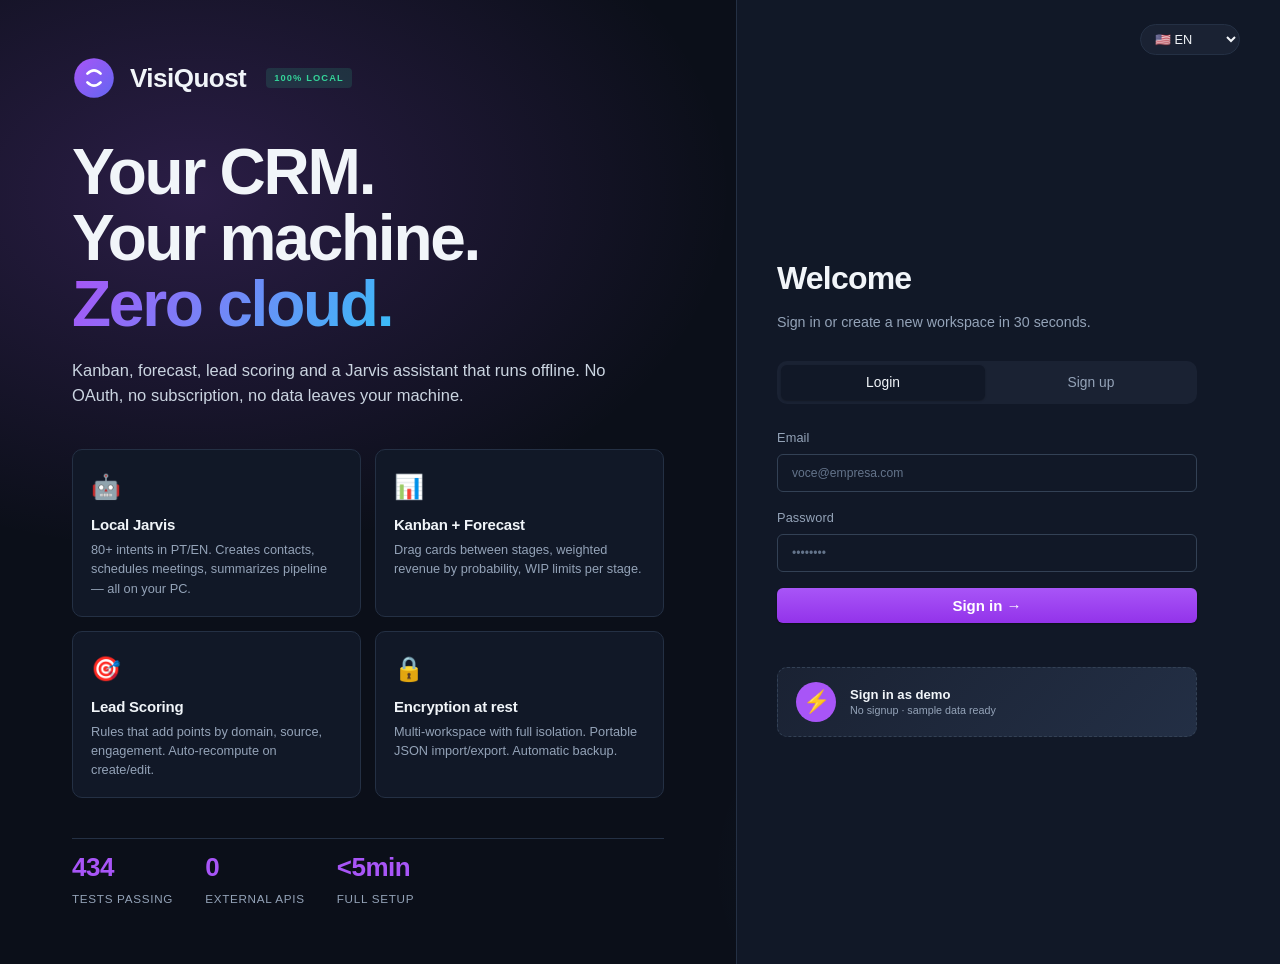
<file: frontend/index.html>
<!DOCTYPE html>
<html lang="pt-BR">
<head>
  <meta charset="UTF-8" />
  <meta name="viewport" content="width=device-width, initial-scale=1" />
  <title>VisiQuost — CRM com Jarvis local</title>
  <meta name="description" content="CRM com Jarvis — assistente IA que roda 100% na sua máquina. Zero APIs externas. Kanban, forecast, lead scoring, tudo local.">
  <meta name="theme-color" content="#a855f7">
  <!-- No external CDN fonts (zero-external-APIs rule).
       System font stack picks the best available: SF Pro on macOS/iOS,
       Segoe UI on Windows, Inter/Roboto if installed, otherwise the OS default. -->
  <link rel="stylesheet" href="./assets/app.css" />
  <link rel="icon" type="image/svg+xml" href="data:image/svg+xml,%3Csvg xmlns='http://www.w3.org/2000/svg' viewBox='0 0 100 100'%3E%3Ccircle cx='50' cy='50' r='45' fill='%23a855f7'/%3E%3Cpath d='M35 40 Q50 25 65 40 M35 60 Q50 75 65 60' stroke='white' stroke-width='6' fill='none' stroke-linecap='round'/%3E%3C/svg%3E">
</head>
<body>
  <div id="app" data-view="loading">

    <!-- LOGIN / REGISTER -->
    <section class="auth-view" data-view="auth">
      <div class="auth-hero">
        <div class="auth-logo">
          <svg viewBox="0 0 100 100" width="44" height="44"><circle cx="50" cy="50" r="45" fill="url(#g)"/><path d="M35 40 Q50 25 65 40 M35 60 Q50 75 65 60" stroke="white" stroke-width="6" fill="none" stroke-linecap="round"/><defs><linearGradient id="g" x1="0" y1="0" x2="1" y2="1"><stop offset="0" stop-color="#a855f7"/><stop offset="1" stop-color="#6366f1"/></linearGradient></defs></svg>
          <div class="brand-name">VisiQuost</div>
          <span class="auth-badge" data-i18n="auth_badge_local">100% LOCAL</span>
        </div>

        <div class="auth-headline">
          <h1><span data-i18n="hero_h1_line1">Seu CRM.</span><br/><span data-i18n="hero_h1_line2">Sua máquina.</span><br/><span class="grad" data-i18n="hero_h1_line3">Zero cloud.</span></h1>
          <p class="auth-lead" data-i18n="hero_lead">Kanban, forecast, lead scoring e um assistente Jarvis que roda offline. Sem OAuth, sem mensalidade, sem enviar dados pra ninguém.</p>
        </div>

        <div class="auth-cards">
          <div class="auth-fcard">
            <div class="auth-fico">🤖</div>
            <h3 data-i18n="hero_fc_jarvis_t">Jarvis local</h3>
            <p data-i18n="hero_fc_jarvis_d">80+ intents em PT/EN. Cria contato, agenda reunião, resume o pipeline — tudo no seu PC.</p>
          </div>
          <div class="auth-fcard">
            <div class="auth-fico">📊</div>
            <h3 data-i18n="hero_fc_kanban_t">Kanban + Forecast</h3>
            <p data-i18n="hero_fc_kanban_d">Arraste cards entre estágios, veja receita ponderada por probabilidade, WIP limits por estágio.</p>
          </div>
          <div class="auth-fcard">
            <div class="auth-fico">🎯</div>
            <h3 data-i18n="hero_fc_lead_t">Lead Scoring</h3>
            <p data-i18n="hero_fc_lead_d">Regras que somam pontos por domínio, source, engajamento. Auto-recompute ao criar/editar.</p>
          </div>
          <div class="auth-fcard">
            <div class="auth-fico">🔒</div>
            <h3 data-i18n="hero_fc_crypto_t">Criptografia em repouso</h3>
            <p data-i18n="hero_fc_crypto_d">Multi-workspace com isolamento total. Import/export JSON portátil. Backup automático.</p>
          </div>
        </div>

        <div class="auth-stats">
          <div><strong>434</strong><span data-i18n="hero_stats_tests">testes passando</span></div>
          <div><strong>0</strong><span data-i18n="hero_stats_apis">APIs externas</span></div>
          <div><strong>&lt;5min</strong><span data-i18n="hero_stats_setup">setup completo</span></div>
        </div>
      </div>

      <div class="auth-card">
        <div class="auth-topline">
          <select id="auth-lang-select" class="lang-select">
            <option value="pt">🇧🇷 PT-BR</option>
            <option value="en">🇺🇸 EN</option>
          </select>
        </div>

        <div class="auth-inner">
          <h2 class="auth-title" data-i18n="auth_welcome">Bem-vindo</h2>
          <p class="auth-sub" data-i18n="auth_welcome_sub">Entre com sua conta ou crie um workspace novo em 30 segundos.</p>

          <div class="tabs">
            <button class="tab active" data-tab="login">Entrar</button>
            <button class="tab" data-tab="register">Criar conta</button>
          </div>

          <form id="login-form" class="form">
            <label>Email <input type="email" name="email" required autocomplete="username" placeholder="voce@empresa.com"/></label>
            <label>Senha <input type="password" name="password" required minlength="8" autocomplete="current-password" placeholder="••••••••"/></label>
            <button type="submit" class="btn-primary btn-lg">Entrar →</button>
          </form>

          <form id="register-form" class="form hidden">
            <label>Nome completo <input type="text" name="full_name" placeholder="Ada Lovelace"/></label>
            <label>Email <input type="email" name="email" required autocomplete="username" placeholder="voce@empresa.com"/></label>
            <label>Senha <input type="password" name="password" required minlength="8" autocomplete="new-password" placeholder="mínimo 8 caracteres"/></label>
            <label>Nome do workspace <input type="text" name="workspace_name" required placeholder="Minha Empresa"/></label>
            <button type="submit" class="btn-primary btn-lg">Criar workspace →</button>
          </form>

          <p id="auth-error" class="error"></p>

          <button type="button" id="auth-demo-btn" class="auth-demo-btn" title="Entra na conta demo com 1 clique">
            <span class="demo-ico">⚡</span>
            <div>
              <strong data-i18n="auth_demo_btn_t">Entrar como demo</strong>
              <div class="demo-hint" data-i18n="auth_demo_btn_d">Sem cadastro · dados de exemplo já carregados</div>
            </div>
          </button>
        </div>
      </div>
    </section>

    <!-- MAIN APP -->
    <section class="app-view hidden" data-view="app">
      <button id="hamburger" class="hamburger" title="Menu (Esc para fechar)" aria-label="Abrir menu de navegação">☰</button>
      <div id="sidebar-scrim" class="sidebar-scrim"></div>
      <aside class="sidebar">
        <div class="brand-row">
          <svg viewBox="0 0 100 100" width="28" height="28" class="brand-mark"><circle cx="50" cy="50" r="45" fill="url(#gm)"/><path d="M35 40 Q50 25 65 40 M35 60 Q50 75 65 60" stroke="white" stroke-width="6" fill="none" stroke-linecap="round"/><defs><linearGradient id="gm" x1="0" y1="0" x2="1" y2="1"><stop offset="0" stop-color="#a855f7"/><stop offset="1" stop-color="#6366f1"/></linearGradient></defs></svg>
          <div class="brand">VisiQuost</div>
        </div>

        <button class="cmdk-hint" id="open-cmdk" title="⌘K / Ctrl+K">
          <span>🔍 Buscar em tudo…</span>
          <kbd>⌘K</kbd>
        </button>
        <button class="cmdk-hint" id="open-inbox" title="Caixa de entrada">
          <span>🔔 <span id="inbox-label">Caixa</span></span>
          <span id="inbox-badge" class="nav-badge hidden">0</span>
        </button>

        <nav class="nav" aria-label="Navegação principal">
          <button class="nav-item active" data-page="dashboard"><span class="ico">▤</span>Painel</button>
          <button class="nav-item" data-page="jarvis"><span class="ico">✨</span>Jarvis</button>
          <button class="nav-item" data-page="contacts"><span class="ico">👥</span>Contatos</button>
          <button class="nav-item" data-page="companies"><span class="ico">🏢</span>Empresas</button>
          <button class="nav-item" data-page="opportunities"><span class="ico">💰</span>Oportunidades</button>
          <button class="nav-item" data-page="leads"><span class="ico">🎯</span>Leads</button>
          <button class="nav-item" data-page="kanban"><span class="ico">📋</span>Pipeline</button>
          <button class="nav-item" data-page="tasks"><span class="ico">✓</span>Tarefas</button>
          <button class="nav-item" data-page="meetings"><span class="ico">📅</span>Reuniões</button>
          <button class="nav-item nav-more-toggle" id="nav-more-toggle"><span class="ico">⋯</span>Mais</button>
          <button class="nav-item" data-page="device"><span class="ico">🖥️</span>Meu dispositivo</button>
          <div class="nav-more hidden" id="nav-more">
            <button class="nav-item" data-page="automations"><span class="ico">⚡</span>Automações</button>
            <button class="nav-item" data-page="integrations"><span class="ico">🔌</span>Integrações</button>
          </div>
        </nav>

        <div class="sidebar-footer">
          <!-- On-device footprint — the physical weight of your data,
               displayed as a signature reminder that this CRM is local. -->
          <div id="local-footprint" class="local-footprint" title="Seus dados vivem só na sua máquina.">
            <div class="lf-badge">🌱 <span>local</span></div>
            <div class="lf-stats" id="lf-stats">
              <div><span class="lf-num" id="lf-size">—</span><span class="lf-unit"> no seu disco</span></div>
              <div><span class="lf-num" id="lf-rows">—</span><span class="lf-unit"> registros</span></div>
            </div>
          </div>
          <div class="user-chip">
            <div class="avatar" id="user-avatar">?</div>
            <div class="user-info">
              <div id="user-email" class="user-email"></div>
              <div id="workspace-name" class="workspace-name subtle"></div>
            </div>
          </div>
          <div class="io-buttons">
            <button id="seed-demo-btn" class="menu-btn">🌱 Popular demo</button>
            <button id="export-btn" class="menu-btn">📤 Exportar JSON</button>
            <button id="export-md-btn" class="menu-btn">📝 Sumário .md</button>
            <label class="menu-btn">📥 Importar
              <input type="file" id="import-file" accept="application/json" hidden />
            </label>
            <button id="theme-toggle" class="menu-btn">🌓 Tema</button>
            <button id="logout-btn" class="menu-btn danger">↩ Sair</button>
          </div>
        </div>
      </aside>

      <main class="main" aria-label="Conteúdo principal">
        <div id="page-dashboard" class="page">
          <div class="page-header">
            <div>
              <h2>Painel</h2>
              <p class="subtle" id="dashboard-greeting"></p>
            </div>
            <div class="flex-row">
              <div class="filter-row" id="dashboard-window">
                <button class="chip" data-window="7">7d</button>
                <button class="chip active" data-window="30">30d</button>
                <button class="chip" data-window="90">90d</button>
              </div>
              <button id="dashboard-refresh" class="icon-btn" title="Recarregar" style="font-size:1.1em;">⟳</button>
            </div>
          </div>
          <div id="onboarding-card" class="onboarding-card hidden">
            <div class="onboarding-icon">✨</div>
            <div class="onboarding-body">
              <h3 id="onb-title">Bem-vindo(a) ao VisiQuost!</h3>
              <p id="onb-sub" class="subtle">Comece em 3 passos. Você pode pular e voltar depois.</p>
              <ol class="onb-steps" id="onb-steps">
                <li id="onb-1"><span class="onb-check">1</span> <span>Popular dados de demonstração para explorar</span> <button class="btn-primary btn-sm" id="onb-1-btn">Popular</button></li>
                <li id="onb-2"><span class="onb-check">2</span> <span>Falar com o Jarvis (canto direito) — peça "resumo da semana"</span> <button class="btn-ghost btn-sm" id="onb-2-btn">Focar chat</button></li>
                <li id="onb-3"><span class="onb-check">3</span> <span>Colocar seus arquivos (.ics/.csv/.vcf) na pasta do dispositivo para importar</span> <button class="btn-ghost btn-sm" id="onb-3-btn">Abrir Dispositivo</button></li>
              </ol>
              <button id="onb-dismiss" class="linkish" style="margin-top:8px;">Pular tour</button>
            </div>
          </div>
          <div class="kpi-row" id="kpis"></div>
          <div class="grid-2">
            <div class="card">
              <div class="card-header">
                <h3>⏰ Tarefas atrasadas</h3>
                <span class="subtle" id="overdue-count"></span>
              </div>
              <ul id="overdue-tasks" class="list"></ul>
            </div>
            <div class="card">
              <div class="card-header">
                <h3>📅 Próximas reuniões (48h)</h3>
              </div>
              <ul id="upcoming-meetings" class="list"></ul>
            </div>
          </div>
          <div class="card">
            <div class="card-header">
              <h3>📊 Esta semana</h3>
            </div>
            <div id="week-summary"></div>
          </div>
          <div class="card">
            <div class="card-header">
              <h3>📜 Atividade recente</h3>
              <div class="flex-row">
                <span class="subtle" id="activity-count"></span>
                <button id="activity-export-csv" class="linkish" style="font-size:0.82em;" title="Exportar CSV">⬇ CSV</button>
              </div>
            </div>
            <ul id="activity-feed" class="list"></ul>
          </div>
        </div>

        <div id="page-contacts" class="page hidden">
          <div class="page-header">
            <h2>Contatos</h2>
            <div class="flex-row">
              <button id="add-contact-btn" class="btn-primary">+ Novo contato</button>
              <button id="export-contacts-csv" class="btn-ghost">⬇ CSV</button>
              <label class="btn-ghost">📄 Importar CSV
                <input type="file" id="import-contacts-csv" accept=".csv,text/csv" hidden />
              </label>
            </div>
          </div>
          <p id="csv-status" class="subtle" style="min-height: 1em;"></p>
          <div class="flex-row" style="margin-bottom: 8px;">
            <span id="contact-saved-views" class="flex-row" style="gap:4px;flex-wrap:wrap;"></span>
            <button id="contact-save-view" class="linkish" style="font-size: 0.8em;" title="Salvar busca atual">💾 Salvar visão</button>
          </div>
          <input id="contact-search" placeholder="🔍 Buscar contatos…" class="search" />
          <div id="contacts-bulk-toolbar" class="bulk-toolbar hidden" role="toolbar" aria-label="Ações em lote">
            <span class="bulk-count-wrap"><span id="contacts-bulk-count">0</span> <span class="bulk-count-label">selecionados</span></span>
            <button id="contacts-bulk-export" class="btn-ghost btn-sm" title="Exportar seleção como CSV">⬇ CSV</button>
            <button id="contacts-bulk-delete" class="btn-ghost btn-sm bulk-danger">🗑 Apagar</button>
            <button id="contacts-bulk-clear" class="linkish" aria-label="Limpar seleção">✕ Limpar</button>
          </div>
          <table class="table" id="contacts-table">
            <thead><tr><th style="width:30px;"><input type="checkbox" id="contacts-select-all"/></th><th>Nome</th><th>Email</th><th>Telefone</th><th>Cargo</th></tr></thead>
            <tbody></tbody>
          </table>
          <div class="pagination" id="contacts-pagination"></div>
        </div>

        <div id="page-companies" class="page hidden">
          <div class="page-header">
            <h2>Empresas</h2>
            <div class="flex-row">
              <button id="add-company-btn" class="btn-primary">+ Nova empresa</button>
              <button id="export-companies-csv" class="btn-ghost">⬇ CSV</button>
            </div>
          </div>
          <input id="company-search" placeholder="🔍 Buscar empresas…" class="search" />
          <div id="companies-bulk-toolbar" class="bulk-toolbar hidden" role="toolbar" aria-label="Ações em lote">
            <span class="bulk-count-wrap"><span id="companies-bulk-count">0</span> <span class="bulk-count-label">selecionadas</span></span>
            <button id="companies-bulk-export" class="btn-ghost btn-sm" title="Exportar seleção como CSV">⬇ CSV</button>
            <button id="companies-bulk-delete" class="btn-ghost btn-sm bulk-danger">🗑 Apagar</button>
            <button id="companies-bulk-clear" class="linkish" aria-label="Limpar seleção">✕ Limpar</button>
          </div>
          <table class="table" id="companies-table">
            <thead><tr><th style="width:30px;"><input type="checkbox" id="companies-select-all"/></th><th>Nome</th><th>Domínio</th><th>Indústria</th></tr></thead>
            <tbody></tbody>
          </table>
          <div class="pagination" id="companies-pagination"></div>
        </div>

        <div id="page-opportunities" class="page hidden">
          <div class="page-header">
            <h2>Oportunidades</h2>
            <div class="flex-row">
              <button id="add-opportunity-btn" class="btn-primary">+ Nova oportunidade</button>
              <button id="export-opps-csv" class="btn-ghost">⬇ CSV</button>
            </div>
          </div>
          <table class="table" id="opportunities-table">
            <thead><tr><th>Nome</th><th>Estágio</th><th>Valor</th><th>Status</th></tr></thead>
            <tbody></tbody>
          </table>
          <div class="pagination" id="opps-pagination"></div>
        </div>

        <div id="page-leads" class="page hidden">
          <div class="page-header">
            <h2>Leads</h2>
            <div class="flex-row">
              <button id="add-lead-btn" class="btn-primary">+ Novo lead</button>
              <button id="toggle-rules-btn" class="btn-ghost">⚙️ Regras de pontuação</button>
            </div>
          </div>
          <table class="table" id="leads-table">
            <thead><tr><th>Nome</th><th>Empresa</th><th>Fonte</th><th>Status</th><th>Score</th></tr></thead>
            <tbody></tbody>
          </table>
          <div class="pagination" id="leads-pagination"></div>
          <div id="lead-rules-section" class="hidden">
            <div class="page-header">
              <h3>Regras de pontuação</h3>
              <div class="flex-row">
                <button id="add-rule-btn" class="btn-primary">+ Regra</button>
                <button id="recalc-btn" class="btn-ghost">🔄 Recalcular todos</button>
              </div>
            </div>
            <table class="table" id="rules-table">
              <thead><tr><th>Nome</th><th>Campo</th><th>Op</th><th>Valor</th><th>Δ</th><th>Ativa</th><th></th></tr></thead>
              <tbody></tbody>
            </table>
          </div>
        </div>

        <div id="page-kanban" class="page hidden">
          <div class="page-header">
            <h2>Pipeline</h2>
            <div class="flex-row">
              <select id="pipeline-template-select" class="btn-ghost btn-sm">
                <option value="">📋 Instalar template…</option>
              </select>
              <span class="subtle">Arraste um card para mudar o estágio</span>
            </div>
          </div>
          <div class="kanban-scroll-wrap">
            <div id="kanban-board" class="kanban-board"></div>
            <button id="kanban-scroll-right" class="kanban-scroll-btn kanban-scroll-btn-right" aria-label="Rolar para direita" title="Ver mais estágios →">›</button>
            <button id="kanban-scroll-left" class="kanban-scroll-btn kanban-scroll-btn-left" aria-label="Rolar para esquerda" title="← Voltar">‹</button>
          </div>
        </div>

        <div id="page-automations" class="page hidden">
          <div class="page-header">
            <h2>Automações</h2>
            <div class="flex-row">
              <select id="workflow-template-select" class="btn-ghost btn-sm">
                <option value="">⚡ Instalar template…</option>
              </select>
              <button id="add-workflow-btn" class="btn-primary">+ Fluxo</button>
            </div>
          </div>
          <p class="subtle">Fluxos disparam automaticamente quando uma Atividade bate com o trigger. Passos executam em ordem síncrona. Loop-guard previne recursão.</p>
          <div id="workflows-list"></div>
        </div>

        <div id="page-integrations" class="page hidden">
          <div class="page-header">
            <h2>Integrações</h2>
          </div>
          <p class="subtle">⚠️ VisiQuost opera <strong>100% local</strong> — Jarvis não faz chamadas externas.
          Esta seção é apenas armazenamento cifrado (Fernet) de tokens que você já obteve manualmente,
          para uso futuro ou fora do runtime. Para importar dados, use <strong>Meu dispositivo</strong>
          (arquivos .csv/.vcf/.ics na pasta local).</p>
          <div class="card">
            <h3>Conectar um token</h3>
            <form id="connect-form" class="form" style="max-width: 480px;">
              <label>Provedor
                <select name="provider">
                  <option value="google">Google</option>
                  <option value="microsoft">Microsoft</option>
                  <option value="slack">Slack</option>
                  <option value="manual">Manual / outro</option>
                </select>
              </label>
              <label>Etiqueta da conta (email / handle)<input name="account_label" /></label>
              <label>Access token<input name="access_token" required autocomplete="off" /></label>
              <label>Refresh token (opcional)<input name="refresh_token" autocomplete="off" /></label>
              <button type="submit" class="btn-primary">Conectar</button>
            </form>
          </div>
          <div id="integrations-list" style="margin-top:16px"></div>
        </div>

        <div id="page-tasks" class="page hidden">
          <div class="page-header">
            <h2>Tarefas</h2>
            <button id="add-task-btn" class="btn-primary">+ Nova tarefa</button>
          </div>
          <div class="filter-row">
            <button class="chip active" data-task-filter="all">Todas</button>
            <button class="chip" data-task-filter="open">Abertas</button>
            <button class="chip" data-task-filter="overdue">Atrasadas</button>
            <button class="chip" data-task-filter="done">Concluídas</button>
          </div>
          <ul class="list task-list" id="task-list"></ul>
        </div>

        <div id="page-jarvis" class="page hidden">
          <div class="jarvis-hero-layout">
            <aside class="jarvis-convos">
              <div class="jarvis-convos-header">
                <span>Conversas</span>
                <button id="jarvis-new-convo" class="btn-primary btn-sm" title="Nova conversa">+</button>
              </div>
              <input id="jarvis-convo-search" class="search" placeholder="🔍 Buscar mensagens…" style="margin: 0 0 8px; padding: 6px 10px; font-size: 0.85em;" />
              <ul id="jarvis-convos-list" class="list"></ul>
            </aside>
          <div class="jarvis-hero">
            <div class="jarvis-hero-log" id="jarvis-hero-log">
              <div class="jarvis-hero-welcome">
                <div class="hero-mark">✨</div>
                <h2>Fale com o Jarvis</h2>
                <p class="subtle">Peça planos, resumos, criações, buscas. Digite ou clique num exemplo.</p>
                <div class="hero-examples">
                  <button class="qbtn" data-quick="planeje minha semana">📆 Planeje minha semana</button>
                  <button class="qbtn" data-quick="top 5 oportunidades">💼 Top 5 oportunidades</button>
                  <button class="qbtn" data-quick="resumo do pipeline e depois tarefas atrasadas">🎯 Pipeline + atrasadas</button>
                  <button class="qbtn" data-quick="importe contatos">📥 Importe contatos</button>
                  <button class="qbtn" data-quick="agende reunião com Ada para amanhã 15h">📅 Agendar reunião</button>
                  <button class="qbtn" data-quick="escreva um post para linkedin sobre vendas B2B">✍️ Post LinkedIn</button>
                </div>
              </div>
            </div>
            <div id="jarvis-context-chip" class="jarvis-context-chip hidden">
              <span>💡 <span id="context-chip-label"></span></span>
              <button id="context-chip-clear" class="linkish" style="font-size:0.85em;">Remover</button>
            </div>
            <div id="jarvis-suggestions" class="jarvis-suggestions"></div>
            <form id="jarvis-hero-form" class="jarvis-hero-form">
              <textarea id="jarvis-hero-input" placeholder="Pergunte ao Jarvis… (Enter para enviar, Shift+Enter nova linha)" rows="2"></textarea>
              <button type="button" id="jarvis-mic" class="jarvis-mic hidden" title="Ditar (mic)">🎤</button>
              <button type="submit" title="Enviar">➤</button>
            </form>
          </div>
          </div>
        </div>

        <div id="page-device" class="page hidden">
          <div class="page-header">
            <h2>🖥️ Meu dispositivo</h2>
            <button id="device-refresh" class="icon-btn" title="Recarregar" style="font-size:1.1em;">⟳</button>
          </div>
          <p class="subtle" id="device-hint">Arquivos que o Jarvis pode ler desta pasta. Deixe .csv/.vcf (contatos) ou .ics (calendário) aqui — Jarvis importa por comando. Peça: <em>"importe contatos"</em>, <em>"minha agenda"</em>, <em>"leia arquivo notas.md"</em>.</p>
          <div id="device-tools-list" class="grid-2" style="grid-template-columns: repeat(auto-fit, minmax(280px, 1fr));"></div>
        </div>

        <div id="page-meetings" class="page hidden">
          <div class="page-header">
            <h2>Reuniões</h2>
            <button id="add-meeting-btn" class="btn-primary">+ Nova reunião</button>
          </div>
          <ul class="list" id="meetings-list"></ul>
        </div>
      </main>

      <button id="jarvis-fab" class="jarvis-fab" title="Fale com o Jarvis" aria-label="Abrir chat do Jarvis">✨</button>
      <!-- Reopen tab when panel collapsed -->
      <button id="jarvis-reopen" class="jarvis-reopen" title="Abrir Jarvis" aria-label="Abrir Jarvis">✨</button>
      <!-- Jarvis chat panel — always visible on the right -->
      <aside class="jarvis-panel">
        <div class="jarvis-header">
          <div class="jarvis-title">
            <span class="jarvis-pulse"></span>
            <span>Jarvis</span>
          </div>
          <div class="flex-row">
            <span class="pill" id="jarvis-mode">local</span>
            <button id="jarvis-collapse" class="icon-btn" title="Recolher painel">→</button>
            <button id="jarvis-close-mobile" class="icon-btn" style="display:none;" title="Fechar">✕</button>
          </div>
        </div>
        <div id="jarvis-nudges" class="jarvis-nudges"></div>
        <div id="jarvis-log" class="jarvis-log">
          <div class="jarvis-welcome">
            <div class="welcome-icon">✨</div>
            <div class="welcome-text">
              <strong>Jarvis online, ao seu dispor.</strong>
              <p>Diga <code>briefing</code> para o resumo do dia, <code>sugestões</code> para prioridades, ou <code>help</code> para ver tudo que sei fazer.</p>
            </div>
          </div>
        </div>
        <div class="jarvis-quickies">
          <button class="qbtn" data-quick="resumo da semana">📊 Semana</button>
          <button class="qbtn" data-quick="pipeline">💰 Pipeline</button>
          <button class="qbtn" data-quick="tarefas atrasadas">⏰ Atrasos</button>
          <button class="qbtn" data-quick="forecast">🔮 Forecast</button>
          <button class="qbtn" data-quick="help">❓ Ajuda</button>
        </div>
        <form id="jarvis-form" class="jarvis-form">
          <input id="jarvis-input" placeholder="Pergunte ao Jarvis… (Ctrl+/)" autocomplete="off" />
          <button type="submit" title="Enviar (Enter)">➤</button>
        </form>
      </aside>
    </section>

    <!-- Command palette (⌘K) -->
    <div id="cmdk" class="cmdk hidden" role="dialog" aria-modal="true" aria-label="Buscar e comandos">
      <div class="cmdk-inner">
        <input id="cmdk-input" placeholder="Buscar contatos, empresas, oportunidades, tarefas… ou digite um comando" autocomplete="off"/>
        <div id="cmdk-results" class="cmdk-results"></div>
        <div class="cmdk-footer subtle">
          <span><kbd>↑↓</kbd> navegar</span>
          <span><kbd>↵</kbd> abrir</span>
          <span><kbd>Esc</kbd> fechar</span>
        </div>
      </div>
    </div>

    <!-- Inbox drawer -->
    <aside id="inbox" class="drawer hidden">
      <div class="drawer-header">
        <h3>🔔 Caixa de entrada</h3>
        <div class="flex-row">
          <button id="inbox-mark-read" class="btn-ghost btn-sm">Marcar lidas</button>
          <button id="inbox-close" class="icon-btn" title="Fechar">✕</button>
        </div>
      </div>
      <ul id="inbox-list" class="list"></ul>
    </aside>

    <!-- Detail drawer -->
    <aside id="drawer" class="drawer hidden" role="dialog" aria-modal="true" aria-labelledby="drawer-title">
      <div class="drawer-header">
        <h3 id="drawer-title"></h3>
        <div class="flex-row">
          <button id="drawer-ask-jarvis" class="btn-ghost btn-sm" title="Pedir contexto ao Jarvis">✨ Jarvis</button>
          <button id="drawer-close" class="icon-btn" title="Fechar (Esc)">✕</button>
        </div>
      </div>
      <div id="drawer-body" class="drawer-body"></div>
      <div class="drawer-section">
        <h4>Notas</h4>
        <form id="drawer-note-form" class="drawer-inline-form">
          <input id="drawer-note-input" placeholder="Adicionar uma nota…" />
          <button type="submit" class="btn-primary btn-sm">+</button>
        </form>
        <ul id="drawer-notes" class="list"></ul>
      </div>
      <div class="drawer-section">
        <h4>Linha do tempo</h4>
        <div class="filter-row" id="drawer-activity-filter" style="margin-bottom:6px;flex-wrap:wrap;">
          <button class="chip active" data-kind-filter="all">Todas</button>
          <button class="chip" data-kind-filter="created">Criado</button>
          <button class="chip" data-kind-filter="updated">Atualizado</button>
          <button class="chip" data-kind-filter="call">📞</button>
          <button class="chip" data-kind-filter="email">✉️</button>
          <button class="chip" data-kind-filter="whatsapp">💬</button>
        </div>
        <ul id="drawer-activity" class="list"></ul>
      </div>
    </aside>

    <!-- Modal for create forms -->
    <div id="modal" class="modal hidden" role="dialog" aria-modal="true" aria-labelledby="modal-title">
      <div class="modal-inner">
        <div class="modal-header">
          <h3 id="modal-title"></h3>
          <button id="modal-x" class="icon-btn" title="Fechar">✕</button>
        </div>
        <form id="modal-form"></form>
        <div class="modal-actions">
          <button id="modal-cancel" class="btn-ghost">Cancelar</button>
          <button id="modal-save" class="btn-primary">Salvar</button>
        </div>
      </div>
    </div>

    <!-- Keyboard help modal -->
    <div id="help-modal" class="modal hidden" role="dialog" aria-modal="true" aria-label="Atalhos de teclado">
      <div class="modal-inner" style="max-width: 560px;">
        <div class="modal-header">
          <h3>⌨️ Atalhos de teclado</h3>
          <button class="icon-btn" id="help-close">✕</button>
        </div>
        <div class="help-grid">
          <div class="help-group">
            <h4>Navegação</h4>
            <div class="help-row"><kbd>g</kbd> <kbd>d</kbd><span>Painel</span></div>
            <div class="help-row"><kbd>g</kbd> <kbd>c</kbd><span>Contatos</span></div>
            <div class="help-row"><kbd>g</kbd> <kbd>e</kbd><span>Empresas</span></div>
            <div class="help-row"><kbd>g</kbd> <kbd>o</kbd><span>Oportunidades</span></div>
            <div class="help-row"><kbd>g</kbd> <kbd>l</kbd><span>Leads</span></div>
            <div class="help-row"><kbd>g</kbd> <kbd>k</kbd><span>Pipeline (kanban)</span></div>
            <div class="help-row"><kbd>g</kbd> <kbd>t</kbd><span>Tarefas</span></div>
            <div class="help-row"><kbd>g</kbd> <kbd>m</kbd><span>Reuniões</span></div>
            <div class="help-row"><kbd>g</kbd> <kbd>v</kbd><span>Meu dispositivo</span></div>
          </div>
          <div class="help-group">
            <h4>Ações</h4>
            <div class="help-row"><kbd>Ctrl</kbd>+<kbd>K</kbd><span>Buscar tudo</span></div>
            <div class="help-row"><kbd>Ctrl</kbd>+<kbd>/</kbd><span>Focar no Jarvis</span></div>
            <div class="help-row"><kbd>c</kbd><span>Novo contato</span></div>
            <div class="help-row"><kbd>j</kbd><span>Abrir Jarvis</span></div>
            <div class="help-row"><kbd>f</kbd><span>Modo foco (esconde sidebar)</span></div>
            <div class="help-row"><kbd>.</kbd><span>Pular pro chat Jarvis</span></div>
            <div class="help-row"><kbd>n</kbd><span>Nova nota (no drawer)</span></div>
            <div class="help-row"><kbd>/</kbd><span>Focar busca da página</span></div>
            <div class="help-row"><kbd>?</kbd><span>Esta janela</span></div>
            <div class="help-row"><kbd>Esc</kbd><span>Fechar drawer/modal</span></div>
            <div class="help-row"><kbd>↑</kbd> <kbd>↓</kbd><span>Navegar linhas da tabela</span></div>
            <div class="help-row"><kbd>Enter</kbd><span>Abrir linha em foco</span></div>
          </div>
          <div class="help-group">
            <h4>Fale com o Jarvis</h4>
            <div class="help-row"><em>"resumo da semana"</em></div>
            <div class="help-row"><em>"top 5 oportunidades"</em></div>
            <div class="help-row"><em>"agende reunião com Ada para amanhã 15h"</em></div>
            <div class="help-row"><em>"crie tarefa: ligar para João amanhã alta"</em></div>
            <div class="help-row"><em>"enriqueça empresa Acme"</em></div>
            <div class="help-row"><em>"escreva um post para linkedin sobre vendas B2B"</em></div>
            <div class="help-row"><em>"minha agenda"</em></div>
          </div>
        </div>
      </div>
    </div>

    <!-- Toast host -->
    <div id="toast-host" class="toast-host"></div>
  </div>

  <script src="./assets/app.js" defer></script>
</body>
</html>
</file>
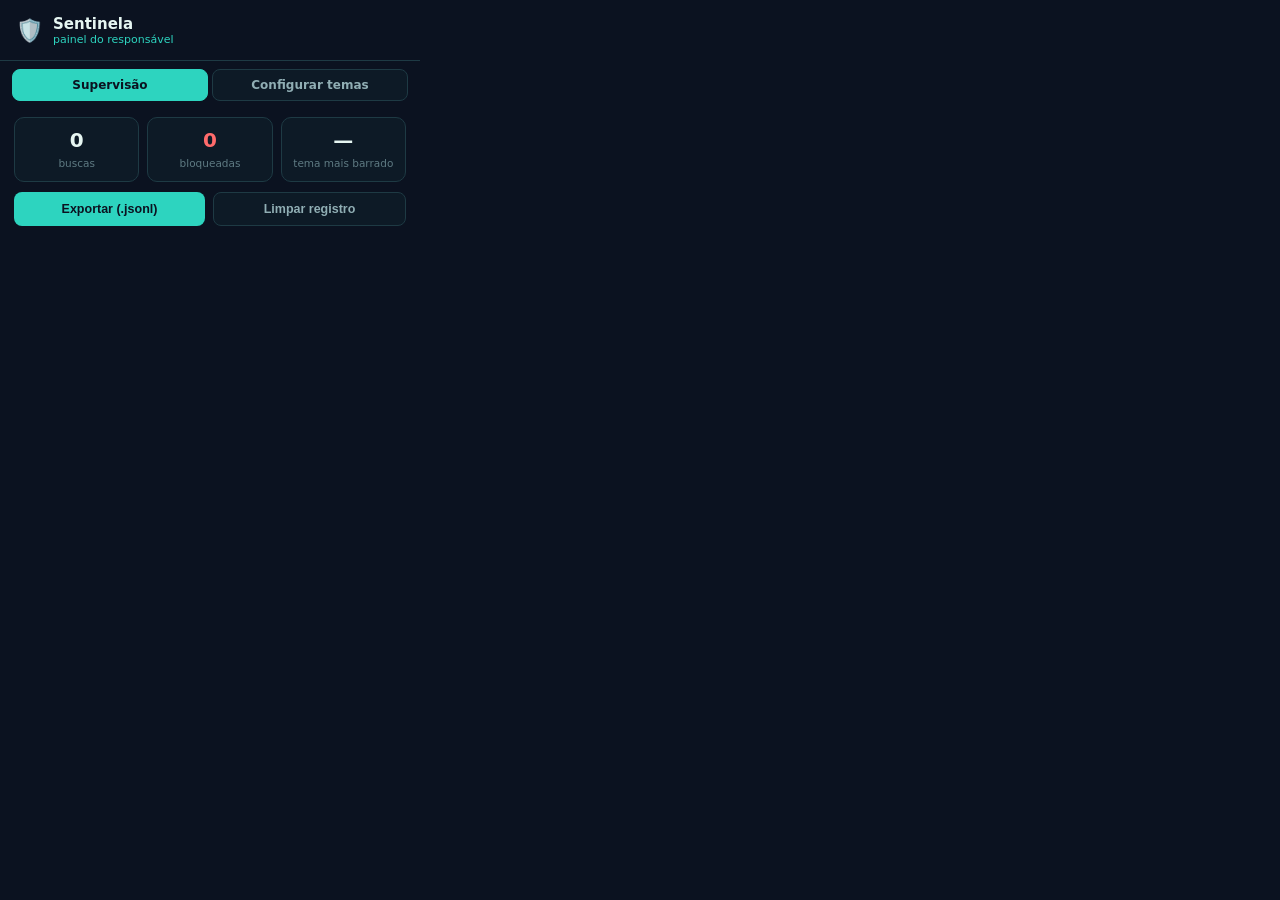
<file: app/extensao/popup.html>
<!DOCTYPE html>
<html lang="pt-BR">
<head>
<meta charset="UTF-8">
<style>
  :root{ --bg:#0B1220; --panel:#0d1a26; --line:#1E3A44; --teal:#2DD4BF; --txt:#E6F6F2; --muted:#90AEB4; --muted2:#5E7A82; --red:#FF6B6B; }
  *{box-sizing:border-box;margin:0;padding:0}
  body{width:420px;max-height:560px;overflow:auto;background:var(--bg);color:var(--txt);font-family:system-ui,'Segoe UI',sans-serif}
  header{display:flex;align-items:center;gap:10px;padding:14px 16px;border-bottom:1px solid var(--line)}
  header .logo{font-size:22px}
  header b{font-size:15px}
  header span{font-size:11px;color:var(--teal);display:block}
  .tabs{display:flex;gap:4px;padding:8px 12px}
  .tab{flex:1;padding:8px;border:1px solid var(--line);background:var(--panel);color:var(--muted);border-radius:8px;font-size:12px;font-weight:600;cursor:pointer;text-align:center}
  .tab.active{background:var(--teal);color:var(--bg);border-color:var(--teal)}
  .view{padding:8px 14px 16px;display:none}
  .view.active{display:block}
  .resumo{display:flex;gap:8px;margin-bottom:10px}
  .stat{flex:1;background:var(--panel);border:1px solid var(--line);border-radius:10px;padding:10px;text-align:center}
  .stat b{font-size:20px;display:block}
  .stat.red b{color:var(--red)}
  .stat span{font-size:10.5px;color:var(--muted2)}
  .item{background:var(--panel);border:1px solid var(--line);border-radius:9px;padding:9px 11px;margin-bottom:7px}
  .item.b{border-color:#5a2a2a}
  .item .q{font-size:13px;font-weight:600;word-break:break-word}
  .item .m{font-size:11px;color:var(--muted);margin-top:2px;display:flex;gap:8px;flex-wrap:wrap}
  .item .m .bad{color:var(--red);font-weight:600}
  .item .m .ok{color:var(--teal)}
  .empty{color:var(--muted2);font-size:12.5px;text-align:center;padding:24px 0}
  .row{display:flex;align-items:center;justify-content:space-between;padding:8px 0;border-bottom:1px solid var(--line);font-size:13px}
  .row:last-child{border-bottom:none}
  .row input[type=checkbox]{width:18px;height:18px;accent-color:var(--teal)}
  label{cursor:pointer}
  .opc{font-size:10px;color:var(--muted2);border:1px solid var(--line);border-radius:6px;padding:1px 6px;margin-left:6px}
  textarea{width:100%;min-height:60px;background:#08131c;border:1px solid var(--line);border-radius:8px;color:var(--txt);padding:8px;font-family:inherit;font-size:12.5px;margin-top:6px}
  .btns{display:flex;gap:8px;margin-top:10px}
  button.act{flex:1;padding:9px;border:none;border-radius:8px;font-weight:700;font-size:12.5px;cursor:pointer;background:var(--teal);color:var(--bg)}
  button.ghost{background:var(--panel);color:var(--muted);border:1px solid var(--line)}
  h3{font-size:12px;color:var(--teal);text-transform:uppercase;letter-spacing:.08em;margin:12px 0 6px}
  .hint{font-size:11px;color:var(--muted2);margin-top:4px;line-height:1.4}
</style>
</head>
<body>
  <header>
    <div class="logo">🛡️</div>
    <div><b>Sentinela</b><span>painel do responsável</span></div>
  </header>
  <div class="tabs">
    <div class="tab active" data-view="sup">Supervisão</div>
    <div class="tab" data-view="cfg">Configurar temas</div>
  </div>

  <div class="view active" id="view-sup">
    <div class="resumo">
      <div class="stat"><b id="st-total">0</b><span>buscas</span></div>
      <div class="stat red"><b id="st-bloq">0</b><span>bloqueadas</span></div>
      <div class="stat"><b id="st-tema">—</b><span>tema mais barrado</span></div>
    </div>
    <div id="lista"></div>
    <div class="btns">
      <button class="act" id="btn-export">Exportar (.jsonl)</button>
      <button class="act ghost" id="btn-limpar">Limpar registro</button>
    </div>
  </div>

  <div class="view" id="view-cfg">
    <h3>Temas bloqueados</h3>
    <div id="temas"></div>
    <div class="row"><label for="rigido"><b>Modo rígido</b> — bloqueia de forma mais ampla</label><input type="checkbox" id="rigido"></div>
    <div class="row"><label for="imagens"><b>Analisar imagens</b> — borra imagens suspeitas (heurístico local)</label><input type="checkbox" id="imagens"></div>
    <div class="row"><label for="imgsens">Sensibilidade das imagens</label><select id="imgsens" style="background:#08131c;color:#E6F6F2;border:1px solid #1E3A44;border-radius:6px;padding:4px 6px;font-size:12px"><option value="conservador">Conservador (menos alarme falso)</option><option value="normal">Normal</option><option value="rigido">Rígido (pega mais)</option></select></div>
    <h3>Palavras que você quer bloquear</h3>
    <textarea id="termos" placeholder="uma por linha (ex.: roblox, nome de um jogo, um site...)"></textarea>
    <div class="hint">Some às regras da IA. Útil para bloquear algo específico da sua família.</div>
    <div class="btns"><button class="act" id="btn-salvar">Salvar configurações</button></div>
    <div class="hint" id="salvo" style="color:var(--teal);text-align:center"></div>
  </div>

  <script src="classificador.js"></script>
  <script src="popup.js"></script>
</body>
</html>
</file>
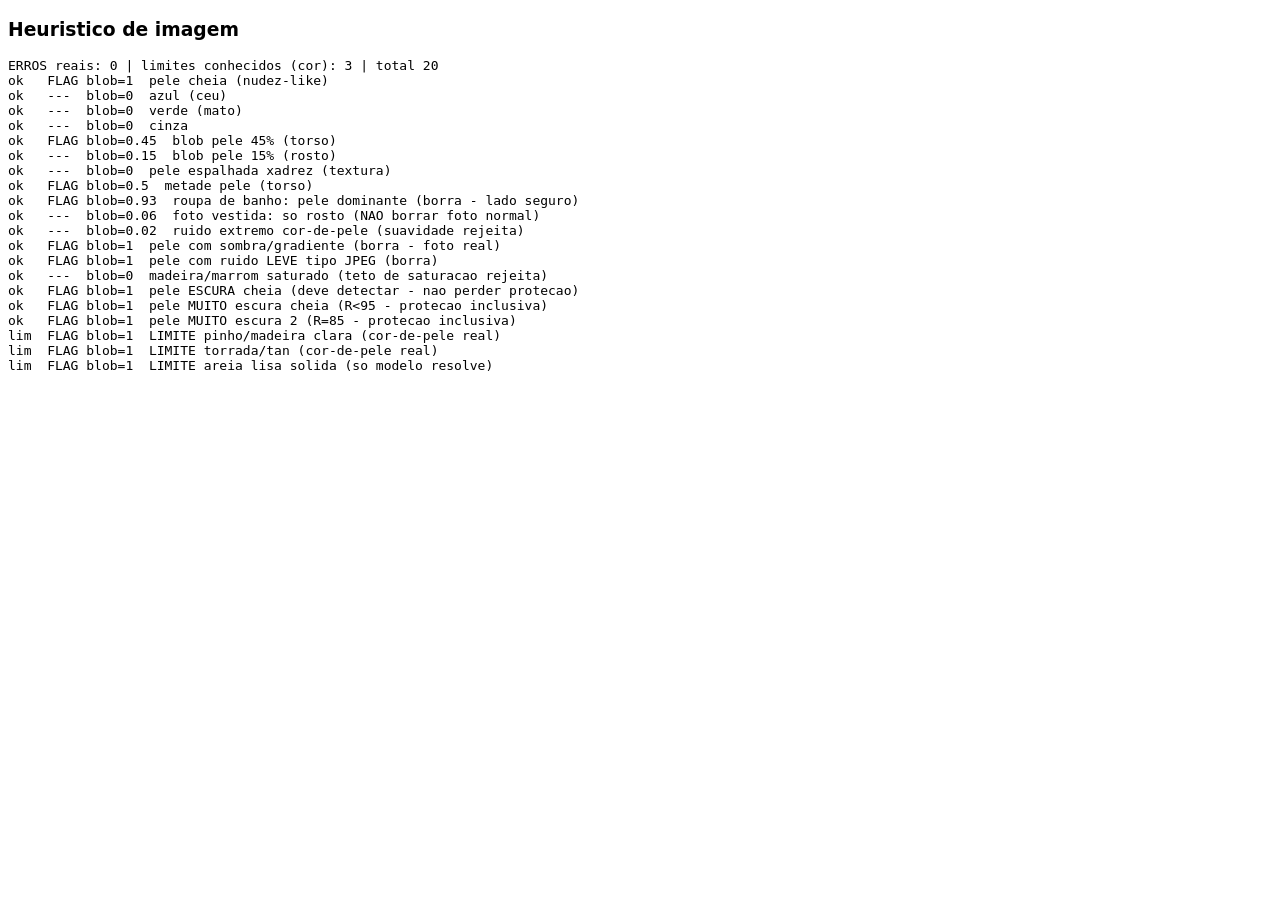
<file: app/Testes/img-corpus.html>
<!DOCTYPE html>
<!--
  Teste do heuristico de imagem (analise-imagem.js) em padroes sinteticos.
  Abra no navegador (ou via headless --dump-dom) para ver a acuracia.
  Os 2 casos marcados LIMITE sao o teto do heuristico por cor (so um
  modelo treinado distingue): superficie lisa cor-de-pele (areia) e
  ruido puro cor-de-pele. Nao ocorrem em fotos reais como aqui (solidos).
-->
<html lang="pt-BR"><head><meta charset="utf-8"><title>Sentinela — teste de imagem</title></head>
<body style="font-family:system-ui,sans-serif"><h3>Heuristico de imagem</h3><pre id="out">rodando...</pre>
<script src="../extensao/analise-imagem.js"></script>
<script>
var W=100,H=100;
function novo(){ return new Uint8ClampedArray(W*H*4); }
function setpx(d,x,y,r,g,b){ var i=(y*W+x)*4; d[i]=r;d[i+1]=g;d[i+2]=b;d[i+3]=255; }
var SKIN=[205,133,96], GRAY=[128,128,128], BLUE=[30,60,200], GREEN=[40,170,60], SAND=[210,180,140];
var WOOD=[120,72,40], SKINDARK=[120,90,70];  // madeira (saturada, nao-pele) vs pele escura (deve detectar)
var SKINVDARK=[100,76,60], SKINVDARK2=[85,64,50];  // pele muito escura (R<95): proteção tem de valer
var PINE=[178,128,80], TOAST=[200,160,110];        // pinho / torrada: limite de cor (cor-de-pele real)
function solido(c){ var d=novo(); for(var y=0;y<H;y++)for(var x=0;x<W;x++)setpx(d,x,y,c[0],c[1],c[2]); return d; }
function blob(frac,c,bg){ var d=solido(bg); var s=Math.round(Math.sqrt(frac)*W); var o=Math.round((W-s)/2);
  for(var y=o;y<o+s;y++)for(var x=o;x<o+s;x++)setpx(d,x,y,c[0],c[1],c[2]); return d; }
function xadrez(c,bg){ var d=novo(); for(var y=0;y<H;y++)for(var x=0;x<W;x++){var v=((x+y)%2===0)?c:bg;setpx(d,x,y,v[0],v[1],v[2]);} return d; }
function ruido(c,amp){ var d=novo(); var seed=1; function rnd(){seed=(seed*1103515245+12345)&0x7fffffff;return (seed/0x7fffffff);}
  for(var y=0;y<H;y++)for(var x=0;x<W;x++){var n=(rnd()-0.5)*amp;setpx(d,x,y,c[0]+n,c[1]+n,c[2]+n);} return d; }
function metade(c,bg){ var d=novo(); for(var y=0;y<H;y++)for(var x=0;x<W;x++){var v=(y<H/2)?c:bg;setpx(d,x,y,v[0],v[1],v[2]);} return d; }
// pele preenchendo o quadro com um retangulo de "roupa" no centro (pele fica conexa em volta)
function comRoupa(c,roupa,x0,y0,x1,y1){ var d=solido(c); for(var y=y0;y<y1;y++)for(var x=x0;x<x1;x++)setpx(d,x,y,roupa[0],roupa[1],roupa[2]); return d; }
// so um rosto de pele (raio r) sobre fundo -> foto vestida normal
function soRosto(c,bg,cx,cy,r){ var d=solido(bg); for(var y=0;y<H;y++)for(var x=0;x<W;x++){ if((x-cx)*(x-cx)+(y-cy)*(y-cy)<r*r) setpx(d,x,y,c[0],c[1],c[2]); } return d; }
// pele com SOMBRA: gradiente de luminancia (corpo iluminado de um lado) -> deve detectar
function gradiente(c){ var d=novo(); for(var y=0;y<H;y++)for(var x=0;x<W;x++){ var f=0.55+0.45*(x/W); setpx(d,x,y,c[0]*f,c[1]*f,c[2]*f);} return d; }
var casos=[
 ['pele cheia (nudez-like)', solido(SKIN), true],
 ['azul (ceu)', solido(BLUE), false],
 ['verde (mato)', solido(GREEN), false],
 ['cinza', solido(GRAY), false],
 ['blob pele 45% (torso)', blob(0.45,SKIN,GRAY), true],
 ['blob pele 15% (rosto)', blob(0.15,SKIN,GRAY), false],
 ['pele espalhada xadrez (textura)', xadrez(SKIN,GRAY), false],
 ['metade pele (torso)', metade(SKIN,GRAY), true],
 ['roupa de banho: pele dominante (borra - lado seguro)', comRoupa(SKIN,BLUE,38,45,62,75), true],
 ['foto vestida: so rosto (NAO borrar foto normal)', soRosto(SKIN,GRAY,50,30,14), false],
 ['ruido extremo cor-de-pele (suavidade rejeita)', ruido(SKIN,255), false],
 ['pele com sombra/gradiente (borra - foto real)', gradiente(SKIN), true],
 ['pele com ruido LEVE tipo JPEG (borra)', ruido(SKIN,24), true],
 ['madeira/marrom saturado (teto de saturacao rejeita)', solido(WOOD), false],
 ['pele ESCURA cheia (deve detectar - nao perder protecao)', solido(SKINDARK), true],
 ['pele MUITO escura cheia (R<95 - protecao inclusiva)', solido(SKINVDARK), true],
 ['pele MUITO escura 2 (R=85 - protecao inclusiva)', solido(SKINVDARK2), true],
 ['LIMITE pinho/madeira clara (cor-de-pele real)', solido(PINE), false],
 ['LIMITE torrada/tan (cor-de-pele real)', solido(TOAST), false],
 ['LIMITE areia lisa solida (so modelo resolve)', solido(SAND), false]
];
var o=[],err=0,limites=0;
for(var i=0;i<casos.length;i++){ var r=window.SentinelaImg.analisarPixels(casos[i][1],W,H); var ok=(r.flag===casos[i][2]);
  var limite=casos[i][0].indexOf('LIMITE')===0;
  if(!ok){ if(limite) limites++; else err++; }
  o.push((ok?'ok   ':(limite?'lim  ':'ERRO '))+(r.flag?'FLAG ':'---  ')+'blob='+r.blobRatio+'  '+casos[i][0]); }
o.unshift('ERROS reais: '+err+' | limites conhecidos (cor): '+limites+' | total '+casos.length);
document.getElementById('out').textContent=o.join('\n');
</script></body></html>
</file>
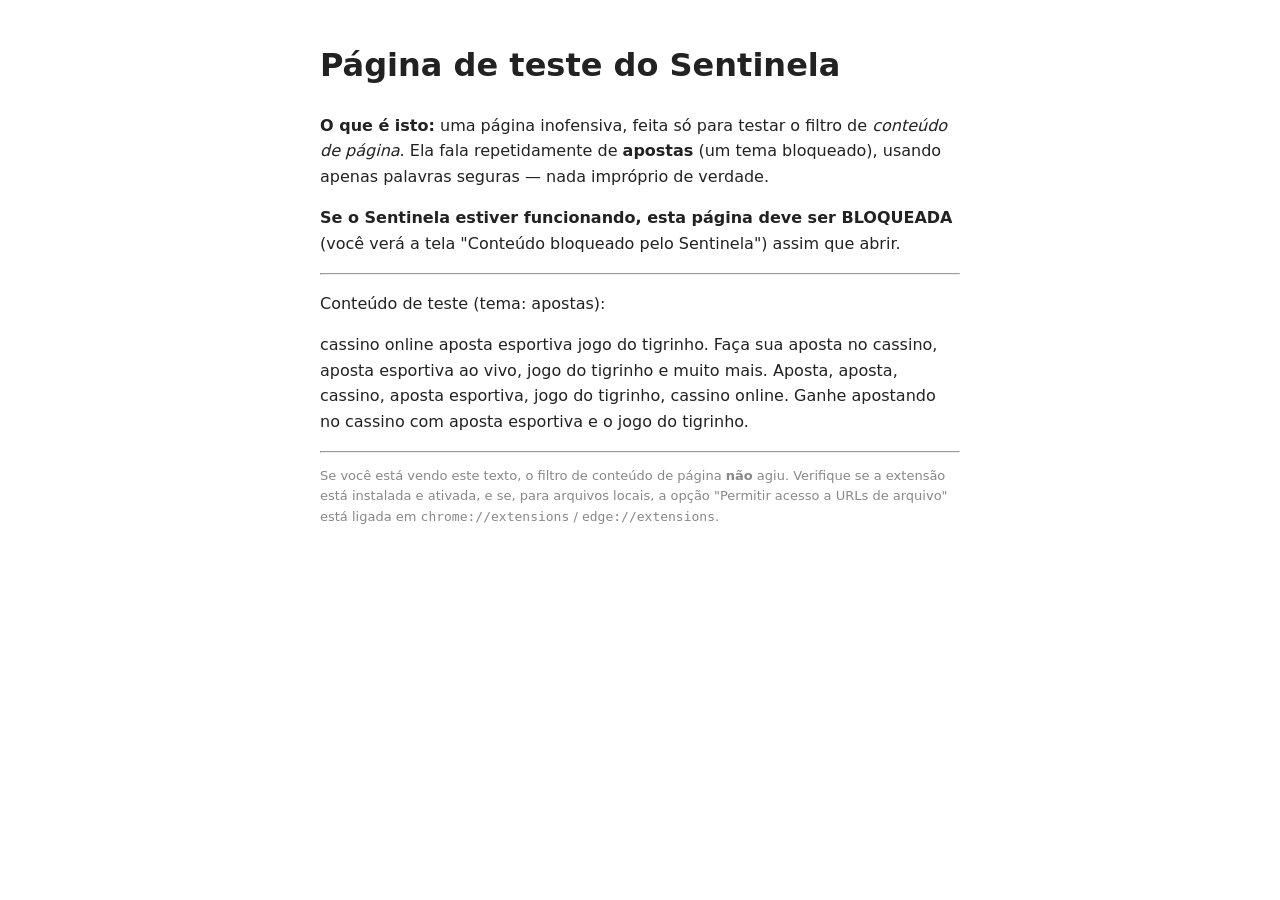
<file: docs/teste/pagina-teste.html>
<!DOCTYPE html>
<html lang="pt-BR">
<head><meta charset="UTF-8"><title>Página de teste do Sentinela</title></head>
<body style="font-family:system-ui,sans-serif;max-width:640px;margin:40px auto;line-height:1.6;color:#222">
  <h1>Página de teste do Sentinela</h1>
  <p><b>O que é isto:</b> uma página inofensiva, feita só para testar o filtro de
  <i>conteúdo de página</i>. Ela fala repetidamente de <b>apostas</b> (um tema bloqueado),
  usando apenas palavras seguras — nada impróprio de verdade.</p>

  <p><b>Se o Sentinela estiver funcionando, esta página deve ser BLOQUEADA</b> (você verá
  a tela "Conteúdo bloqueado pelo Sentinela") assim que abrir.</p>

  <hr>
  <p>Conteúdo de teste (tema: apostas):</p>
  <p>cassino online aposta esportiva jogo do tigrinho. Faça sua aposta no cassino,
  aposta esportiva ao vivo, jogo do tigrinho e muito mais. Aposta, aposta, cassino,
  aposta esportiva, jogo do tigrinho, cassino online. Ganhe apostando no cassino com
  aposta esportiva e o jogo do tigrinho.</p>
  <hr>

  <p style="color:#888;font-size:13px">Se você está vendo este texto, o filtro de conteúdo
  de página <b>não</b> agiu. Verifique se a extensão está instalada e ativada, e se, para
  arquivos locais, a opção "Permitir acesso a URLs de arquivo" está ligada em
  <code>chrome://extensions</code> / <code>edge://extensions</code>.</p>
</body>
</html>
</file>
<file: frontend/assets/app.css>
/* =========================================================
   VisiQuost — Design System
   Modern, dense, keyboard-friendly. Dark by default.
   ========================================================= */

:root {
  /* Palette — Dark (default) */
  --bg: #0b0f19;
  --bg-1: #111827;
  --bg-2: #1a2233;
  --bg-3: #232f45;
  --bg-hover: #2a374f;
  --fg: #f1f5f9;
  --fg-2: #cbd5e1;
  --fg-3: #94a3b8;
  --fg-4: #64748b;
  --border: #243044;
  --border-strong: #334155;

  --primary: #a855f7;
  --primary-2: #9333ea;
  --primary-fg: #ffffff;
  --primary-soft: rgba(168, 85, 247, 0.14);

  --accent: #38bdf8;
  --accent-2: #0ea5e9;
  --accent-soft: rgba(56, 189, 248, 0.14);

  --ok: #34d399;
  --ok-soft: rgba(52, 211, 153, 0.14);
  --warn: #fbbf24;
  --warn-soft: rgba(251, 191, 36, 0.14);
  --danger: #f87171;
  --danger-soft: rgba(248, 113, 113, 0.14);

  /* Spacing scale */
  --s-1: 4px;
  --s-2: 8px;
  --s-3: 12px;
  --s-4: 16px;
  --s-5: 20px;
  --s-6: 24px;
  --s-8: 32px;
  --s-10: 40px;

  /* Radii */
  --r-sm: 6px;
  --r-md: 10px;
  --r-lg: 14px;
  --r-xl: 20px;

  /* Shadows */
  --shadow-sm: 0 1px 2px rgba(0,0,0,0.3);
  --shadow-md: 0 4px 12px rgba(0,0,0,0.35);
  --shadow-lg: 0 12px 40px rgba(0,0,0,0.5);
  --shadow-glow: 0 0 0 3px var(--primary-soft);

  /* Type */
  --font: "Inter", -apple-system, BlinkMacSystemFont, "Segoe UI", Roboto, sans-serif;
  --font-mono: "JetBrains Mono", ui-monospace, "SF Mono", Consolas, monospace;

  /* Motion */
  --ease: cubic-bezier(0.16, 1, 0.3, 1);
  --dur-fast: 120ms;
  --dur-med: 200ms;
}

/* Light theme */
[data-theme="light"] {
  --bg: #f8fafc;
  --bg-1: #ffffff;
  --bg-2: #ffffff;
  --bg-3: #f1f5f9;
  --bg-hover: #e2e8f0;
  --fg: #0f172a;
  --fg-2: #334155;
  --fg-3: #64748b;
  --fg-4: #94a3b8;
  --border: #e2e8f0;
  --border-strong: #cbd5e1;
  --primary-fg: #ffffff;
  --shadow-sm: 0 1px 2px rgba(15,23,42,0.06);
  --shadow-md: 0 4px 12px rgba(15,23,42,0.08);
  --shadow-lg: 0 12px 40px rgba(15,23,42,0.12);
}

* { box-sizing: border-box; }
html, body { margin: 0; padding: 0; }

/* Top-of-page network progress bar. Vercel/GitHub-style — 2px slim, JARVIS-blue,
   only shown while API requests are in flight. Zero DOM cost when idle. */
#vq-progress-bar {
  position: fixed; top: 0; left: 0; height: 2px; width: 0%;
  background: linear-gradient(90deg, var(--accent), var(--primary));
  z-index: 9999; opacity: 0; pointer-events: none;
  box-shadow: 0 0 6px var(--accent);
  transition: width 400ms ease-out, opacity 200ms ease-out;
}
#vq-progress-bar.active { width: 70%; opacity: 1; transition: width 8s cubic-bezier(0.1, 0.9, 0.1, 1), opacity 200ms; }
#vq-progress-bar.finish { width: 100%; opacity: 0; transition: width 200ms ease, opacity 400ms ease 100ms; }
@media (prefers-reduced-motion: reduce) {
  #vq-progress-bar { transition: opacity 100ms; }
  #vq-progress-bar.active { width: 100%; }
}

/* Smooth theme swap — background + color transition when data-theme changes.
   Guarded by html.theme-switching (set for 180ms during toggle) so it doesn't
   run for every hover/state change. */
html.theme-switching *,
html.theme-switching *::before,
html.theme-switching *::after {
  transition: background-color 180ms ease, color 180ms ease, border-color 180ms ease !important;
}
body {
  font-family: var(--font);
  background: var(--bg);
  color: var(--fg);
  font-size: 15px;
  line-height: 1.55;
  -webkit-font-smoothing: antialiased;
  -moz-osx-font-smoothing: grayscale;
}
/* Ativado apos login pra travar o viewport (CRM padrao com sidebars + main scroll). */
body.app-active { height: 100vh; overflow: hidden; }

/* Heading hierarchy — differentiated weights + explicit bottom margins.
   Airy: h1/h2/h3 all breathe; .card-header h3 collapses margin so cards stay tight. */
h1, h2, h3, h4 { margin: 0 0 var(--s-4); letter-spacing: -0.015em; }
h1 { font-size: 30px; font-weight: 700; margin-bottom: var(--s-6); }
h2 { font-size: 22px; font-weight: 700; margin-bottom: var(--s-5); }
h3 { font-size: 16px; font-weight: 600; margin-bottom: var(--s-3); }
h4 { font-size: 12px; text-transform: uppercase; letter-spacing: 0.08em;
     color: var(--fg-3); font-weight: 600; margin-bottom: var(--s-2); }

.card-header h3, .page-header h2 { margin-bottom: 0; }

code, kbd { font-family: var(--font-mono); font-size: 0.85em; background: var(--bg-3); padding: 2px 6px; border-radius: 4px; }
kbd { border: 1px solid var(--border); box-shadow: inset 0 -1px 0 var(--border); }

.hidden { display: none !important; }
.subtle { color: var(--fg-3); font-size: 0.88em; }
.error { color: var(--danger); min-height: 1.2em; margin: 8px 0 0; font-size: 0.88em; }

/* Meetings page — day-bucketed list, Google Calendar-inspired layout.
   Bucket header separates Today / Tomorrow / This week / Later. */
#meetings-list { list-style: none; padding: 0; margin: 0; }
.meeting-bucket-header {
  display: flex; align-items: center; justify-content: space-between;
  padding: 12px 4px 6px; border-bottom: 1px solid var(--border);
  font-size: 0.72em; font-weight: 700; letter-spacing: 0.08em;
  text-transform: uppercase; color: var(--fg-3); margin-top: 8px;
}
.meeting-bucket-header:first-child { margin-top: 0; }
.meeting-count {
  background: var(--bg-3); color: var(--fg-2);
  padding: 1px 8px; border-radius: 10px; font-size: 0.85em;
  letter-spacing: normal; text-transform: none; font-weight: 600;
}
.meeting-item {
  padding: 10px 4px; border-bottom: 1px solid var(--border);
  transition: background var(--dur-fast);
}
.meeting-item:hover { background: var(--bg-2); }
.meeting-row { display: flex; align-items: center; gap: 12px; }
.meeting-icon {
  width: 32px; height: 32px; border-radius: 8px;
  display: inline-flex; align-items: center; justify-content: center;
  background: var(--accent-soft); font-size: 15px; flex-shrink: 0;
}
.meeting-body { flex: 1; min-width: 0; }
.meeting-body strong { display: block; margin-bottom: 2px; }
.meeting-now { background: var(--accent-soft); border-left: 3px solid var(--accent); padding-left: 8px; }
.meeting-now .meeting-icon { background: var(--accent); color: white; animation: newBadgePulse 2s ease-in-out infinite; }

/* Tasks page — bucketed list (Overdue / Today / Tomorrow / Week / Later / No due / Done)
   with priority icons and click-to-complete checkbox. Todoist/Linear-inspired. */
#task-list { list-style: none; padding: 0; margin: 0; }
.task-bucket-header {
  display: flex; align-items: center; justify-content: space-between;
  padding: 12px 4px 6px; border-bottom: 1px solid var(--border);
  font-size: 0.72em; font-weight: 700; letter-spacing: 0.08em;
  text-transform: uppercase; color: var(--fg-3); margin-top: 10px;
}
.task-bucket-header:first-child { margin-top: 0; }
.task-count {
  background: var(--bg-3); color: var(--fg-2);
  padding: 1px 8px; border-radius: 10px; font-size: 0.85em;
  letter-spacing: normal; text-transform: none; font-weight: 600;
}
.task-item { padding: 8px 4px; border-bottom: 1px solid var(--border); transition: background var(--dur-fast); }
.task-item:hover { background: var(--bg-2); }
.task-row { display: flex; align-items: flex-start; gap: 10px; }
.task-check {
  width: 20px; height: 20px; border-radius: 50%; border: 2px solid var(--border);
  background: transparent; cursor: pointer; margin-top: 2px; flex-shrink: 0;
  display: inline-flex; align-items: center; justify-content: center;
  font-size: 12px; color: var(--ok); transition: all var(--dur-fast);
}
.task-check:hover:not(:disabled) { border-color: var(--ok); background: var(--ok-soft); }
.task-check:disabled { background: var(--ok-soft); border-color: var(--ok); cursor: default; }
.task-prio { font-size: 0.95em; width: 18px; text-align: center; flex-shrink: 0; margin-top: 2px; }
.task-prio-urgent { filter: hue-rotate(-10deg); }
.task-prio-high { color: var(--warn, orange); }
.task-prio-low { opacity: 0.55; }
.task-body { flex: 1; min-width: 0; }
.task-title { font-weight: 500; margin-bottom: 2px; }
.task-meta { font-size: 0.85em; color: var(--fg-3); }
.task-overdue { color: var(--danger); font-weight: 600; }
.task-done .task-title { text-decoration: line-through; color: var(--fg-3); }
.task-done .task-prio { opacity: 0.4; }

/* Activity feed — timeline entries with colored kind icons + translated labels */
#activity-feed { list-style: none; padding: 0; margin: 0; }
.activity-item { padding: 8px 4px; border-bottom: 1px solid var(--border); transition: background var(--dur-fast); }
.activity-item:last-child { border-bottom: none; }
.activity-item:hover { background: var(--bg-2); }
.activity-row { display: flex; align-items: flex-start; gap: 10px; }
.activity-icon {
  width: 26px; height: 26px; border-radius: 50%; flex-shrink: 0;
  display: inline-flex; align-items: center; justify-content: center;
  font-size: 13px; user-select: none;
}
.activity-icon.act-good { background: var(--ok-soft); }
.activity-icon.act-info { background: var(--accent-soft); }
.activity-icon.act-warn { background: rgba(239, 68, 68, 0.12); }
.activity-body { flex: 1; min-width: 0; }
.activity-line { font-size: 0.9em; line-height: 1.4; }
.activity-subj { color: var(--fg-2); font-weight: 500; }
.activity-summary { color: var(--fg-3); }
.activity-when { font-size: 0.75em; color: var(--fg-3); margin-top: 1px; }

/* ================= BUTTONS ================= */
button { font-family: var(--font); font-size: 0.92em; }
.btn-primary, button.primary, .form > button[type="submit"] {
  padding: 9px 16px;
  background: linear-gradient(180deg, var(--primary) 0%, var(--primary-2) 100%);
  color: var(--primary-fg);
  border: none;
  border-radius: var(--r-sm);
  cursor: pointer;
  font-weight: 600;
  transition: transform var(--dur-fast), box-shadow var(--dur-fast);
  box-shadow: var(--shadow-sm);
}
.btn-primary:hover, button.primary:hover { transform: translateY(-1px); box-shadow: var(--shadow-md); }
.btn-primary:active { transform: translateY(0); }
.btn-lg { padding: 12px 20px; font-size: 1em; width: 100%; }
.btn-sm { padding: 6px 12px; font-size: 0.85em; }

/* Secondary — filled neutral. Use for cancel/dismiss next to a primary. */
.btn-secondary, button.secondary {
  padding: 9px 16px;
  background: var(--bg-hover);
  color: var(--fg);
  border: 1px solid var(--border-strong);
  border-radius: var(--r-sm);
  cursor: pointer;
  font-weight: 500;
  transition: background var(--dur-fast), border-color var(--dur-fast), transform var(--dur-fast);
  display: inline-flex; align-items: center; gap: 6px;
}
.btn-secondary:hover, button.secondary:hover { background: var(--bg-3); border-color: var(--fg-4); }
.btn-secondary:active { transform: translateY(1px); }

/* Ghost — outlined, empty. Use for tertiary/less-important actions. */
.btn-ghost, button.ghost {
  padding: 9px 16px;
  background: transparent;
  color: var(--fg);
  border: 1px solid var(--border-strong);
  border-radius: var(--r-sm);
  cursor: pointer;
  font-weight: 500;
  transition: background var(--dur-fast), border-color var(--dur-fast);
  display: inline-flex; align-items: center; gap: 6px;
}
.btn-ghost:hover, button.ghost:hover { background: var(--bg-hover); border-color: var(--primary); }

.icon-btn {
  background: transparent; border: none; color: var(--fg-3);
  cursor: pointer; padding: 6px 8px; border-radius: var(--r-sm);
  transition: background var(--dur-fast), color var(--dur-fast);
  font-size: 0.95em;
}
.icon-btn:hover { color: var(--fg); background: var(--bg-hover); }

.linkish {
  background: none; border: none; color: var(--accent); cursor: pointer;
  padding: 0; font: inherit;
}
.linkish:hover { text-decoration: underline; }

.chip {
  padding: 5px 12px; background: var(--bg-2); border: 1px solid var(--border);
  color: var(--fg-2); border-radius: 999px; cursor: pointer; font-size: 0.85em;
  transition: all var(--dur-fast);
}
.chip:hover { background: var(--bg-hover); }
.chip.active { background: var(--primary); color: var(--primary-fg); border-color: var(--primary); }

.pill {
  display: inline-block; padding: 2px 10px; border-radius: 999px;
  background: var(--accent-soft); color: var(--accent);
  font-size: 0.75em; font-weight: 600; text-transform: uppercase; letter-spacing: 0.04em;
}

/* ================= AUTH ================= */
.auth-view {
  display: grid; grid-template-columns: 1.15fr 0.85fr;
  min-height: 100vh;
  background: radial-gradient(ellipse 900px 600px at 15% 20%, rgba(168, 85, 247, 0.20), transparent 60%),
              radial-gradient(ellipse 800px 500px at 90% 90%, rgba(56, 189, 248, 0.15), transparent 55%),
              var(--bg);
}
.auth-hero {
  display: flex; flex-direction: column; justify-content: center;
  padding: 56px 72px; gap: 40px;
}
.auth-logo { display: flex; align-items: center; gap: 14px; }
.brand-name { font-size: 26px; font-weight: 800; letter-spacing: -0.02em; }
.auth-badge {
  font-size: 0.62em; font-weight: 800; letter-spacing: 0.12em;
  color: var(--ok); background: var(--ok-soft);
  padding: 3px 8px; border-radius: 4px; margin-left: 6px;
}
.auth-headline h1 {
  font-size: clamp(40px, 5vw, 64px); font-weight: 800;
  letter-spacing: -0.035em; line-height: 1.03; margin: 0 0 20px;
}
.auth-headline .grad {
  background: linear-gradient(120deg, var(--primary), var(--accent));
  -webkit-background-clip: text; background-clip: text; color: transparent;
}
.auth-lead {
  font-size: 1.1em; color: var(--fg-2); line-height: 1.55;
  max-width: 560px; margin: 0;
}
.auth-cards {
  display: grid; grid-template-columns: 1fr 1fr;
  gap: 14px; max-width: 620px;
}
.auth-fcard {
  background: var(--bg-1); border: 1px solid var(--border);
  border-radius: var(--r-md); padding: 18px;
  transition: transform var(--dur-fast), border-color var(--dur-fast), box-shadow var(--dur-fast);
}
.auth-fcard:hover { transform: translateY(-2px); border-color: var(--primary); box-shadow: var(--shadow-md); }
.auth-fico { font-size: 24px; margin-bottom: 8px; }
.auth-fcard h3 { font-size: 15px; margin: 0 0 4px; font-weight: 700; }
.auth-fcard p { font-size: 0.85em; color: var(--fg-3); line-height: 1.5; margin: 0; }
.auth-stats {
  display: flex; gap: 32px; padding-top: 8px;
  border-top: 1px solid var(--border); max-width: 620px;
}
.auth-stats > div { display: flex; flex-direction: column; gap: 2px; }
.auth-stats strong {
  font-size: 26px; font-weight: 800; letter-spacing: -0.02em;
  color: var(--primary);
}
.auth-stats span { font-size: 0.78em; color: var(--fg-3); text-transform: uppercase; letter-spacing: 0.06em; }

.auth-card {
  display: flex; flex-direction: column;
  padding: 24px 40px 40px;
  background: var(--bg-1); border-left: 1px solid var(--border);
}
.auth-topline { display: flex; justify-content: flex-end; margin-bottom: 12px; }
.lang-select {
  background: var(--bg-2); color: var(--fg);
  border: 1px solid var(--border); padding: 6px 10px;
  border-radius: 20px; font-size: 0.85em; cursor: pointer;
}
.auth-inner { max-width: 420px; width: 100%; margin: auto 0; }
.auth-title {
  font-size: 32px; font-weight: 800; letter-spacing: -0.025em;
  margin: 0 0 8px;
}
.auth-sub { color: var(--fg-3); font-size: 0.95em; margin: 0 0 28px; line-height: 1.5; }
.auth-demo-btn {
  display: flex; align-items: center; gap: 14px;
  width: 100%; margin-top: 20px; padding: 14px 18px;
  background: linear-gradient(135deg, var(--bg-2), var(--bg-3));
  border: 1px dashed var(--border-strong); border-radius: var(--r-md);
  color: var(--fg); cursor: pointer; text-align: left;
  transition: all var(--dur-fast);
}
.auth-demo-btn:hover {
  border-color: var(--primary); background: var(--primary-soft);
  transform: translateY(-1px);
}
.auth-demo-btn .demo-ico {
  font-size: 22px; width: 40px; height: 40px; flex-shrink: 0;
  display: inline-flex; align-items: center; justify-content: center;
  background: var(--primary); color: white; border-radius: 50%;
}
.auth-demo-btn strong { display: block; font-size: 0.95em; }
.auth-demo-btn .demo-hint { font-size: 0.78em; color: var(--fg-3); margin-top: 2px; }
.tabs { display: flex; background: var(--bg-2); padding: 4px; border-radius: var(--r-md); gap: 4px; margin-bottom: 24px; }
.tab {
  flex: 1; padding: 10px; background: transparent; border: none;
  color: var(--fg-3); cursor: pointer; border-radius: var(--r-sm);
  font-weight: 500; transition: all var(--dur-fast);
}
.tab.active { background: var(--bg-1); color: var(--fg); box-shadow: var(--shadow-sm); }
.form { display: flex; flex-direction: column; gap: var(--s-4); }
.form label { display: flex; flex-direction: column; font-size: 0.85em; gap: 6px;
              color: var(--fg-3); font-weight: 500; letter-spacing: 0.01em; }

/* Global form control styling — single source of truth for inputs/selects/textareas.
   Applied broadly, then locked out from Jarvis composer which has its own compact style. */
input[type="text"], input[type="email"], input[type="password"], input[type="number"],
input[type="search"], input[type="tel"], input[type="url"], input[type="date"],
input[type="datetime-local"], input[type="time"], select, textarea {
  padding: 11px 14px;
  background: var(--bg-1);
  border: 1px solid var(--border-strong);
  color: var(--fg);
  border-radius: var(--r-sm);
  font-size: 0.95em;
  font-family: inherit;
  transition: border-color var(--dur-fast), box-shadow var(--dur-fast), background var(--dur-fast);
}
input:focus, select:focus, textarea:focus {
  outline: none; border-color: var(--primary); box-shadow: var(--shadow-glow);
  background: var(--bg-2);
}
input::placeholder, textarea::placeholder { color: var(--fg-4); opacity: 1; }
input:disabled, select:disabled, textarea:disabled { opacity: 0.55; cursor: not-allowed; }
textarea { resize: vertical; min-height: 72px; }
.auth-demo {
  margin-top: 24px; padding: 12px 14px; background: var(--bg-2);
  border: 1px dashed var(--border-strong); border-radius: var(--r-sm);
  font-size: 0.85em; display: flex; gap: 8px; flex-wrap: wrap;
}
.auth-demo code { background: var(--bg-3); }

/* ================= APP LAYOUT ================= */
.app-view {
  display: grid;
  grid-template-columns: 240px 1fr 380px;
  height: 100vh;
  transition: grid-template-columns var(--dur-med) var(--ease);
}
body.jarvis-collapsed .app-view { grid-template-columns: 240px 1fr 0; }
body.jarvis-collapsed .jarvis-panel { display: none; }

/* Reopen tab (only visible when collapsed on desktop) */
.jarvis-reopen {
  display: none;
  position: fixed; right: 0; top: 50%; transform: translateY(-50%);
  z-index: 40;
  width: 40px; height: 56px;
  background: linear-gradient(180deg, var(--primary), var(--primary-2));
  color: var(--primary-fg); border: none;
  border-top-left-radius: var(--r-md); border-bottom-left-radius: var(--r-md);
  font-size: 1.4em; cursor: pointer;
  box-shadow: var(--shadow-md);
  transition: transform var(--dur-fast);
}
.jarvis-reopen:hover { transform: translateY(-50%) translateX(-3px); }
body.jarvis-collapsed .jarvis-reopen { display: flex; align-items: center; justify-content: center; }

/* ================= SIDEBAR ================= */
.sidebar {
  background: var(--bg-1);
  border-right: 1px solid var(--border);
  display: flex; flex-direction: column;
  padding: 20px 14px;
  gap: 8px;
}
.brand-row { display: flex; align-items: center; gap: 10px; padding: 4px 8px 12px; }
.brand-mark { flex-shrink: 0; }
.brand { font-weight: 800; font-size: 1.1em; letter-spacing: -0.02em; }

.cmdk-hint {
  display: flex; align-items: center; justify-content: space-between; gap: 8px;
  padding: 8px 12px;
  background: var(--bg-2); border: 1px solid var(--border); border-radius: var(--r-sm);
  color: var(--fg-3); cursor: pointer; font-size: 0.88em;
  transition: all var(--dur-fast);
  margin-bottom: 8px;
}
.cmdk-hint:hover { background: var(--bg-hover); color: var(--fg); }
.cmdk-hint kbd { font-size: 0.78em; padding: 1px 5px; background: var(--bg-3); border-color: var(--border-strong); }

.nav { display: flex; flex-direction: column; gap: 2px; flex: 1; overflow-y: auto; }
.nav-item {
  display: flex; align-items: center; gap: 10px;
  text-align: left; padding: 9px 12px;
  background: none; border: none; border-radius: var(--r-sm);
  color: var(--fg-2); cursor: pointer;
  font-size: 0.93em; font-weight: 500; font-family: inherit;
  transition: all var(--dur-fast);
}
.nav-item .ico { font-size: 1.05em; width: 20px; text-align: center; opacity: 0.85; }
.nav-item:hover { background: var(--bg-hover); color: var(--fg); }
.nav-item.active {
  background: var(--primary-soft); color: var(--primary);
  font-weight: 600;
}
.nav-item.active .ico { opacity: 1; }
.nav-badge {
  margin-left: auto; padding: 1px 8px; border-radius: 999px;
  background: var(--primary-soft); color: var(--primary);
  font-size: 0.72em; font-weight: 700; min-width: 20px; text-align: center;
}
.nav-item.active .nav-badge { background: var(--primary); color: white; }

.nav-more { display: flex; flex-direction: column; gap: 2px; padding-left: 6px; border-left: 2px solid var(--border); margin-left: 8px; }
.nav-more-toggle { color: var(--fg-3); }
.nav-more-toggle.open .ico { transform: rotate(90deg); display: inline-block; }

.sidebar-footer { display: flex; flex-direction: column; gap: 10px; margin-top: auto; padding-top: 10px; border-top: 1px solid var(--border); }
/* On-device footprint — signature element. Reinforces "you own your data".
   Deliberately quiet: no gradient, hairline border, monospace numbers,
   subtle green pulse. The point is presence, not attention. */
.local-footprint {
  display: flex; align-items: center; gap: 10px;
  padding: 10px 12px; margin-bottom: 8px;
  background: var(--bg-2);
  border: 1px solid var(--border);
  border-left: 2px solid var(--ok);
  border-radius: var(--r-sm);
  cursor: default;
}
.lf-badge {
  display: flex; align-items: center; gap: 4px;
  font-size: 0.72em; font-weight: 700; letter-spacing: 0.08em;
  text-transform: uppercase; color: var(--ok);
  flex-shrink: 0;
}
.lf-stats {
  display: flex; flex-direction: column; gap: 2px;
  font-size: 0.78em; line-height: 1.35;
  min-width: 0; flex: 1;
}
.lf-num {
  font-family: var(--font-mono); font-weight: 600;
  color: var(--fg-2); font-size: 1.05em;
  font-variant-numeric: tabular-nums;
}
.lf-unit { color: var(--fg-4); }

.user-chip {
  display: flex; align-items: center; gap: 10px;
  padding: 8px; background: var(--bg-2); border-radius: var(--r-sm);
}
.avatar {
  width: 32px; height: 32px; border-radius: 50%;
  background: linear-gradient(135deg, var(--primary) 0%, var(--accent) 100%);
  color: white; display: flex; align-items: center; justify-content: center;
  font-weight: 700; font-size: 0.85em; text-transform: uppercase; flex-shrink: 0;
}
.user-info { min-width: 0; flex: 1; }
.user-email { font-size: 0.83em; font-weight: 500; overflow: hidden; text-overflow: ellipsis; white-space: nowrap; }
.workspace-name { font-size: 0.75em; }

.io-buttons { display: flex; flex-direction: column; gap: 2px; }
.menu-btn {
  text-align: left; padding: 7px 10px; background: none; border: none;
  border-radius: var(--r-sm); color: var(--fg-2); cursor: pointer;
  font-size: 0.85em; font-family: inherit; display: flex; align-items: center; gap: 6px;
  transition: all var(--dur-fast);
}
.menu-btn:hover { background: var(--bg-hover); color: var(--fg); }
.menu-btn.danger:hover { background: var(--danger-soft); color: var(--danger); }

/* ================= MAIN ================= */
.main { padding: 32px 40px; overflow-y: auto; background: var(--bg); }
.page { display: none; animation: fadeIn 200ms var(--ease); }
.page:not(.hidden) { display: block; }
/* Airy layout: each page owns its own vertical rhythm. Direct-child stacking. */
.page > * + * { margin-top: var(--s-6); }
@keyframes fadeIn { from { opacity: 0; transform: translateY(4px); } to { opacity: 1; transform: none; } }

.page-header {
  display: flex; align-items: center; justify-content: space-between;
  margin-bottom: var(--s-8); gap: var(--s-4); flex-wrap: wrap;
}
.filter-row { display: flex; gap: var(--s-2); margin: var(--s-3) 0 var(--s-5); flex-wrap: wrap; }

/* ================= ONBOARDING ================= */
.onboarding-card {
  display: flex; gap: 20px; padding: 24px;
  background: linear-gradient(135deg, var(--primary-soft) 0%, var(--accent-soft) 100%);
  border: 1px solid var(--primary); border-radius: var(--r-lg);
  margin-bottom: 20px; box-shadow: var(--shadow-md);
  animation: fadeIn 300ms var(--ease);
}
.onboarding-icon { font-size: 3em; }
.onboarding-body { flex: 1; }
.onboarding-body h3 { font-size: 1.3em; margin-bottom: 4px; }
.onb-steps {
  list-style: none; padding: 0; margin: 14px 0 8px;
  display: flex; flex-direction: column; gap: 8px;
}
.onb-steps li {
  display: flex; align-items: center; gap: 12px;
  padding: 10px 14px; background: var(--bg-1); border: 1px solid var(--border); border-radius: var(--r-sm);
}
.onb-steps li.done { opacity: 0.55; }
.onb-check {
  width: 26px; height: 26px; border-radius: 50%;
  background: var(--primary); color: white;
  display: flex; align-items: center; justify-content: center;
  font-weight: 700; font-size: 0.85em; flex-shrink: 0;
}
.onb-steps li.done .onb-check::before { content: "✓"; }
.onb-steps li.done .onb-check { font-size: 0; }
.onb-steps li span:nth-of-type(2) { flex: 1; font-size: 0.92em; }

/* ================= CARDS ================= */
.card {
  background: var(--bg-1);
  border: 1px solid var(--border);
  border-radius: var(--r-lg);
  padding: var(--s-6);
  box-shadow: var(--shadow-sm);
  transition: border-color var(--dur-fast), box-shadow var(--dur-fast);
}
.card:hover { border-color: var(--border-strong); }
.card-header { display: flex; justify-content: space-between; align-items: center;
               gap: var(--s-3); margin-bottom: var(--s-4); }

/* ================= KPIs ================= */
.kpi-row { display: grid; grid-template-columns: repeat(auto-fit, minmax(200px, 1fr));
           gap: var(--s-4); }
@keyframes vq-kpi-fade {
  from { opacity: 0; transform: translateY(6px); }
  to { opacity: 1; transform: translateY(0); }
}
.kpi {
  background: var(--bg-1); border: 1px solid var(--border);
  border-radius: var(--r-lg); padding: var(--s-5); position: relative; overflow: hidden;
  box-shadow: var(--shadow-sm); transition: transform var(--dur-med), box-shadow var(--dur-med);
  animation: vq-kpi-fade 320ms ease-out both;
}
.kpi:nth-child(1) { animation-delay: 0ms; }
.kpi:nth-child(2) { animation-delay: 40ms; }
.kpi:nth-child(3) { animation-delay: 80ms; }
.kpi:nth-child(4) { animation-delay: 120ms; }
.kpi:nth-child(5) { animation-delay: 160ms; }
.kpi:nth-child(6) { animation-delay: 200ms; }
@media (prefers-reduced-motion: reduce) { .kpi { animation: none; } }
.kpi:hover { transform: translateY(-2px); box-shadow: var(--shadow-md); }
.kpi::before {
  content: ""; position: absolute; top: 0; left: 0; right: 0; height: 3px;
  background: linear-gradient(90deg, var(--primary), var(--accent));
  opacity: 0.7;
}
/* Per-KPI color coding: primary/pipeline vs revenue vs risk. Add data-kind on markup. */
.kpi[data-kind="revenue"]::before { background: linear-gradient(90deg, var(--ok), var(--accent)); }
.kpi[data-kind="revenue"] .label { color: var(--ok); }
.kpi[data-kind="pipeline"]::before { background: linear-gradient(90deg, var(--accent), var(--primary)); }
.kpi[data-kind="pipeline"] .label { color: var(--accent); }
.kpi[data-kind="won"]::before { background: linear-gradient(90deg, var(--primary), var(--ok)); }
.kpi[data-kind="won"] .label { color: var(--primary); }
.kpi[data-kind="risk"]::before { background: linear-gradient(90deg, var(--warn), var(--danger)); }
.kpi[data-kind="risk"] .label { color: var(--warn); }

.kpi .value { font-size: 2em; font-weight: 800; letter-spacing: -0.025em; line-height: 1.15; }
.kpi .label { color: var(--fg-3); font-size: 0.75em; text-transform: uppercase; letter-spacing: 0.08em;
              margin-bottom: 6px; font-weight: 700; }
.kpi .delta { font-size: 0.8em; margin-top: 6px; color: var(--fg-3); }
.kpi .delta.up { color: var(--ok); }
.kpi .delta.down { color: var(--danger); }

/* Skeleton loading — used while data is being fetched. Subtle shimmer. */
@keyframes vq-shimmer {
  0% { background-position: -200px 0; }
  100% { background-position: calc(200px + 100%) 0; }
}
.skeleton {
  background: linear-gradient(90deg, var(--bg-2) 0px, var(--bg-3) 40px, var(--bg-2) 80px);
  background-size: 200px 100%;
  background-repeat: no-repeat;
  border-radius: var(--r-sm);
  animation: vq-shimmer 1.2s infinite linear;
  display: block;
}
.skeleton-line { height: 12px; margin: 8px 0; }
.skeleton-line.w-40 { width: 40%; }
.skeleton-line.w-60 { width: 60%; }
.skeleton-line.w-80 { width: 80%; }
.skeleton-line.w-full { width: 100%; }
@media (prefers-reduced-motion: reduce) { .skeleton { animation: none; } }

/* Hero KPI — 5-second-rule landing card. Spans two columns, more prominent. */
.kpi-hero {
  grid-column: span 2;
  background: linear-gradient(135deg, var(--bg-1), var(--bg-2));
  border-color: var(--accent);
}
.kpi-hero::before { height: 4px; opacity: 1; }
.kpi-hero .value { font-size: 2.6em !important; color: var(--fg); }
@media (max-width: 720px) { .kpi-hero { grid-column: span 1; } }

.grid-2 { display: grid; grid-template-columns: 1fr 1fr; gap: var(--s-5); }
@media (max-width: 1400px) { .grid-2 { grid-template-columns: 1fr; } }

/* ================= TABLES ================= */
.search {
  width: 100%; padding: 10px 14px;
  background: var(--bg-1); border: 1px solid var(--border);
  color: var(--fg); border-radius: var(--r-sm);
  margin-bottom: 14px; font-size: 0.93em;
  transition: border-color var(--dur-fast);
}
.search:focus { outline: none; border-color: var(--primary); box-shadow: var(--shadow-glow); }
.table {
  width: 100%; border-collapse: collapse;
  background: var(--bg-1); border: 1px solid var(--border);
  border-radius: var(--r-md); overflow: hidden;
  box-shadow: var(--shadow-sm);
}
.table th, .table td { padding: 11px 14px; text-align: left; border-bottom: 1px solid var(--border); font-size: 0.9em; }
.table th { background: var(--bg-2); font-weight: 600; color: var(--fg-3); text-transform: uppercase; font-size: 0.75em; letter-spacing: 0.05em; }
.table tr:last-child td { border-bottom: none; }
.table tbody tr:hover { background: var(--bg-hover); }
.table th .sort-ind { color: var(--primary); font-weight: 700; margin-left: 4px; }
@keyframes spin { from { transform: rotate(0deg); } to { transform: rotate(360deg); } }

/* Row-clickable — premium hover: subtle indent + accent border-left on hover */
.row-clickable { cursor: pointer; transition: background var(--dur-fast), box-shadow var(--dur-fast); position: relative; }
.row-clickable:hover { background: var(--bg-hover); box-shadow: inset 3px 0 0 var(--accent); }
.row-clickable:hover td:first-child { border-left-color: var(--accent); }
/* Keyboard-nav focus row — j/k or Arrow keys move this marker */
.row-clickable.row-focus { background: var(--accent-soft); box-shadow: inset 3px 0 0 var(--accent); }
.row-clickable.row-focus .row-qa-wrap { opacity: 1; }

/* Local status indicator in sidebar — pulsing green dot + tag confirming
   the "100% local" promise. Distinctive vs cloud-based CRMs. */
.local-dot {
  display: inline-block; width: 7px; height: 7px; border-radius: 50%;
  background: var(--ok); margin-right: 6px; vertical-align: middle;
  animation: vq-local-pulse 2.4s infinite ease-in-out;
  box-shadow: 0 0 0 0 rgba(16, 185, 129, 0.4);
}
@keyframes vq-local-pulse {
  0%, 100% { box-shadow: 0 0 0 0 rgba(16, 185, 129, 0.5); }
  50% { box-shadow: 0 0 0 4px rgba(16, 185, 129, 0); }
}
@media (prefers-reduced-motion: reduce) { .local-dot { animation: none; } }
.local-tag {
  margin-left: 8px; font-size: 0.65em; text-transform: uppercase;
  letter-spacing: 0.08em; font-weight: 700; color: var(--ok);
  border: 1px solid var(--ok); padding: 1px 5px; border-radius: 3px; opacity: 0.75;
}

/* NEW badge — appears next to entities created in the last 24h. Subtle
   accent pill so recent additions stand out in a long list without noise. */
.new-badge {
  display: inline-block; margin-left: 8px; padding: 1px 6px;
  font-size: 0.62em; font-weight: 800; letter-spacing: 0.09em;
  color: var(--accent); background: var(--accent-soft);
  border-radius: 3px; vertical-align: middle; text-transform: uppercase;
  animation: newBadgePulse 2.4s ease-in-out infinite;
}
@keyframes newBadgePulse {
  0%, 100% { opacity: 0.85; }
  50% { opacity: 1; box-shadow: 0 0 6px var(--accent-soft); }
}
@media (prefers-reduced-motion: reduce) { .new-badge { animation: none; } }
@media print { .new-badge { display: none; } }

/* Recently-viewed strip — quick re-access to entities the user opened lately */
.recent-viewed {
  display: flex; align-items: center; gap: 8px; flex-wrap: wrap;
  margin: 8px 0 12px 0; font-size: 0.85em;
}
.recent-label { color: var(--fg-4); font-size: 0.75em; text-transform: uppercase;
                letter-spacing: 0.06em; font-weight: 700; }
.recent-chip {
  display: inline-flex; align-items: center; gap: 6px;
  padding: 4px 10px 4px 6px; border-radius: 16px;
  background: var(--bg-2); border: 1px solid var(--border); color: var(--fg-2);
  cursor: pointer; transition: all var(--dur-fast);
}
.recent-chip:hover { border-color: var(--accent); color: var(--fg); background: var(--bg-3); }

/* Row avatar — initials chip colored by hash of name, for identity + scannability */
.row-avatar {
  display: inline-flex; align-items: center; justify-content: center;
  width: 26px; height: 26px; border-radius: 50%;
  font-size: 0.72em; font-weight: 700; color: white;
  margin-right: 10px; vertical-align: middle; letter-spacing: 0.02em;
  text-transform: uppercase; user-select: none;
}

/* Row quick-actions (email/call icons on hover) — hidden by default, fade in on row hover */
.row-qa-wrap {
  margin-left: 8px; opacity: 0; transition: opacity var(--dur-fast); display: inline-flex; gap: 6px;
}
.row-clickable:hover .row-qa-wrap { opacity: 1; }
.row-qa {
  display: inline-block; padding: 2px 6px; border-radius: var(--r-sm);
  text-decoration: none; font-size: 0.9em; line-height: 1;
  background: var(--bg-2); border: 1px solid var(--border);
}
.row-qa:hover { background: var(--bg-3); border-color: var(--accent); transform: translateY(-1px); }

/* ================= PAGINATION ================= */
.pagination {
  display: flex; align-items: center; gap: 8px;
  padding: 12px 4px; font-size: 0.85em; flex-wrap: wrap;
}
.pagination .chip { padding: 4px 10px; }
.pagination-count { color: var(--fg-3); margin-right: auto; }

/* ================= LISTS ================= */
/* Pipeline chart — labels rendered as HTML row below the SVG bars,
   so they don't get horizontally stretched by preserveAspectRatio="none". */
.pipe-chart-labels {
  display: flex; margin-top: 8px; padding: 0 2px;
  font-size: 0.78em; color: var(--fg-2);
}
.pipe-chart-label {
  flex: 1; text-align: center; overflow: hidden;
  text-overflow: ellipsis; white-space: nowrap;
  padding: 0 4px;
}

.list { list-style: none; padding: 0; margin: 0; }
.list li:not(.empty) {
  padding: 10px 12px; border-bottom: 1px solid var(--border);
  font-size: 0.95em;
}
.list li:not(.empty):last-child { border-bottom: none; }
.list li:not(.empty):hover { background: var(--bg-2); }
.list li { padding: 10px 0; border-bottom: 1px solid var(--border); font-size: 0.92em; }
.list li:last-child { border-bottom: none; }
.list .empty {
  color: var(--fg-3); padding: 24px 12px; text-align: center;
  display: flex; flex-direction: column; align-items: center; gap: 6px;
  font-size: 0.93em;
}
.list .empty .empty-ico { font-size: 1.8em; opacity: 0.6; margin-bottom: 4px; }
.list .empty .empty-title { color: var(--fg-2); font-weight: 500; }
.list .empty .empty-hint { color: var(--fg-4); font-size: 0.85em; }
.list .empty.good .empty-title { color: var(--ok); }
.task-list li { display: flex; align-items: center; justify-content: space-between; gap: 8px; }
.task-list button { padding: 5px 12px; font-size: 0.82em; }
.task-list .task-meta { display: flex; gap: 8px; align-items: center; font-size: 0.8em; color: var(--fg-3); }

/* ================= STATUS PILLS ================= */
.flex-row { display: flex; gap: 8px; align-items: center; flex-wrap: wrap; }
.status-pill {
  padding: 2px 10px; border-radius: 999px; font-size: 0.75em; font-weight: 600;
  background: var(--bg-3); color: var(--fg-2);
  text-transform: uppercase; letter-spacing: 0.04em;
}
.status-pill.qualified { background: var(--ok-soft); color: var(--ok); }
.status-pill.contacted { background: var(--accent-soft); color: var(--accent); }
.status-pill.new { background: var(--bg-3); color: var(--fg-3); }
.status-pill.unqualified { background: var(--danger-soft); color: var(--danger); }
.status-pill.converted { background: var(--primary-soft); color: var(--primary); }
.status-pill.open, .status-pill.pending { background: var(--warn-soft); color: var(--warn); }
.status-pill.won { background: var(--ok-soft); color: var(--ok); }
.status-pill.lost { background: var(--danger-soft); color: var(--danger); }
.status-pill.done { background: var(--ok-soft); color: var(--ok); }

/* ================= JARVIS FULL-SCREEN (Manus-like) ================= */
.jarvis-hero-layout {
  display: grid; grid-template-columns: 240px 1fr;
  gap: 20px; height: calc(100vh - 90px); max-width: 1180px; margin: 0 auto;
  position: relative;
}
.jarvis-hero-layout.drop-target::after {
  content: "📎 Solte para enviar / Drop to upload";
  position: absolute; inset: 0; z-index: 5;
  display: flex; align-items: center; justify-content: center;
  background: var(--primary-soft); border: 3px dashed var(--primary);
  border-radius: var(--r-lg); font-size: 1.3em; font-weight: 700;
  color: var(--primary); pointer-events: none;
  animation: fadeIn 150ms var(--ease);
}
@media (max-width: 900px) {
  .jarvis-hero-layout { grid-template-columns: 1fr; }
  .jarvis-convos { display: none; }
}
.jarvis-convos {
  background: var(--bg-1); border: 1px solid var(--border);
  border-radius: var(--r-md); padding: 12px;
  display: flex; flex-direction: column; gap: 8px;
  overflow: hidden;
}
.jarvis-convos-header {
  display: flex; justify-content: space-between; align-items: center;
  font-weight: 700; font-size: 0.88em; color: var(--fg-3);
  text-transform: uppercase; letter-spacing: 0.06em;
}
#jarvis-convos-list { flex: 1; overflow-y: auto; margin: 0; padding: 0; }
#jarvis-convos-list li {
  padding: 8px 10px; border-radius: var(--r-sm); cursor: pointer;
  font-size: 0.88em; border-bottom: none; transition: background var(--dur-fast);
  overflow: hidden; text-overflow: ellipsis; white-space: nowrap;
}
#jarvis-convos-list li:hover { background: var(--bg-hover); }
#jarvis-convos-list li.active { background: var(--primary-soft); color: var(--primary); font-weight: 500; }

.jarvis-hero {
  display: flex; flex-direction: column;
  height: 100%; gap: 16px;
}
.jarvis-hero-log {
  flex: 1; overflow-y: auto; padding: 20px 4px;
  display: flex; flex-direction: column; gap: 16px;
}
.jarvis-hero-welcome {
  text-align: center; padding: 40px 20px;
  animation: fadeIn 300ms var(--ease);
}
.hero-mark {
  font-size: 3.5em; margin-bottom: 12px;
  background: linear-gradient(135deg, var(--primary), var(--accent));
  -webkit-background-clip: text; background-clip: text;
  color: transparent;
}
.jarvis-hero-welcome h2 { font-size: 2em; margin-bottom: 8px; }
.hero-examples {
  display: flex; flex-wrap: wrap; gap: 8px;
  justify-content: center; margin-top: 24px;
}
.hero-examples .qbtn { padding: 8px 14px; font-size: 0.9em; }
.jarvis-hero .jarvis-msg { max-width: 80%; font-size: 0.95em; padding: 14px 18px; }
.jarvis-hero-form {
  display: flex; gap: 8px; align-items: flex-end;
  padding: 12px; background: var(--bg-1);
  border: 1px solid var(--border); border-radius: var(--r-lg);
  box-shadow: var(--shadow-md);
}
.jarvis-hero-form textarea {
  flex: 1; resize: none; padding: 10px 14px;
  background: transparent; border: none; color: var(--fg);
  font-size: 1em; font-family: inherit; line-height: 1.5;
  min-height: 24px; max-height: 200px;
}
.jarvis-hero-form textarea:focus { outline: none; }
.jarvis-hero-form button[type="submit"] {
  width: 44px; height: 44px; border-radius: 50%;
  background: linear-gradient(135deg, var(--primary), var(--primary-2));
  color: white; border: none; cursor: pointer;
  font-size: 1.2em; flex-shrink: 0;
  transition: transform var(--dur-fast);
}
.jarvis-hero-form button[type="submit"]:hover { transform: scale(1.05); }
.jarvis-mic {
  width: 44px; height: 44px; border-radius: 50%;
  background: var(--bg-2); color: var(--fg); border: 1px solid var(--border);
  cursor: pointer; font-size: 1.1em; flex-shrink: 0;
  transition: all var(--dur-fast);
}
.jarvis-mic:hover { background: var(--bg-hover); }
.jarvis-mic.recording {
  background: var(--danger); color: white; border-color: var(--danger);
  animation: pulse 1.2s infinite;
}
.jarvis-context-chip {
  display: flex; align-items: center; gap: 12px;
  padding: 8px 14px; background: var(--primary-soft);
  border: 1px solid var(--primary); border-radius: var(--r-md);
  font-size: 0.9em; color: var(--primary);
  animation: fadeIn 200ms var(--ease);
}
.jarvis-suggestions {
  display: flex; flex-wrap: wrap; gap: 6px;
  padding: 0 4px;
}
.jarvis-suggestions .qbtn { font-size: 0.82em; }

/* Convo list item — delete button on hover */
#jarvis-convos-list li { position: relative; padding-right: 28px; }
.convo-del {
  position: absolute; right: 6px; top: 50%; transform: translateY(-50%);
  background: none; border: none; color: var(--fg-3);
  cursor: pointer; opacity: 0; padding: 2px 6px; border-radius: 4px;
  font-size: 0.9em; transition: opacity var(--dur-fast);
}
.convo-rename-input {
  width: calc(100% - 30px); padding: 2px 6px;
  background: var(--bg-2); border: 1px solid var(--primary);
  color: var(--fg); border-radius: 4px; font-size: 0.88em; font-family: inherit;
}
.convo-rename-input:focus { outline: none; box-shadow: var(--shadow-glow); }
#jarvis-convos-list li:hover .convo-del { opacity: 1; }
.convo-del:hover { color: var(--danger); background: var(--danger-soft); }

/* ================= TYPING INDICATOR ================= */
.jarvis-typing {
  display: inline-flex; gap: 4px; padding: 12px 16px;
  background: var(--bg-2); border: 1px solid var(--border);
  border-radius: var(--r-md); align-self: flex-start;
  animation: fadeIn 200ms var(--ease);
}
.jarvis-typing span {
  width: 8px; height: 8px; border-radius: 50%;
  background: var(--primary); opacity: 0.4;
  animation: typing-bounce 1.2s infinite ease-in-out;
}
.jarvis-typing span:nth-child(2) { animation-delay: 0.15s; }
.jarvis-typing span:nth-child(3) { animation-delay: 0.3s; }
@keyframes typing-bounce {
  0%, 60%, 100% { transform: translateY(0); opacity: 0.4; }
  30% { transform: translateY(-6px); opacity: 1; }
}

/* Favorites */
.convo-star {
  position: absolute; right: 26px; top: 50%; transform: translateY(-50%);
  background: none; border: none; color: var(--fg-3);
  cursor: pointer; opacity: 0.4; padding: 2px 4px; font-size: 0.9em;
  transition: opacity var(--dur-fast);
}
#jarvis-convos-list li:hover .convo-star,
.convo-star.starred { opacity: 1; }
.convo-star.starred { color: var(--warn); }

/* Convo export */
.convo-export {
  position: absolute; right: 46px; top: 50%; transform: translateY(-50%);
  background: none; border: none; color: var(--fg-3);
  cursor: pointer; opacity: 0; padding: 2px 4px; font-size: 0.8em;
  transition: opacity var(--dur-fast);
}
#jarvis-convos-list li:hover .convo-export { opacity: 1; }
#jarvis-convos-list li { padding-right: 68px; }

/* ================= HERO MARKDOWN ================= */
.jarvis-hero .jarvis-msg { position: relative; padding-right: 40px; }
.jarvis-hero .jarvis-msg.user { padding-right: 18px; }
.jarvis-hero .md-h2 { font-size: 1.15em; font-weight: 700; margin: 12px 0 6px; }
.jarvis-hero .md-h3 { font-size: 1.02em; font-weight: 600; margin: 10px 0 4px; color: var(--primary); }
.jarvis-hero .md-list { margin: 4px 0 8px; padding-left: 20px; }
.jarvis-hero .md-list li { margin: 2px 0; }
.jarvis-hero code {
  background: rgba(255,255,255,0.08); padding: 1px 5px;
  border-radius: 3px; font-size: 0.88em;
}
[data-theme="light"] .jarvis-hero code { background: rgba(0,0,0,0.06); }
.msg-copy {
  position: absolute; top: 8px; right: 8px;
  background: transparent; border: none; cursor: pointer;
  font-size: 0.95em; opacity: 0.4; transition: opacity var(--dur-fast);
  padding: 4px 6px; border-radius: 4px;
}
.jarvis-msg:hover .msg-copy { opacity: 1; }
.msg-copy:hover { background: rgba(255,255,255,0.1); }

/* ================= AGENT PLAN CARDS ================= */
.jarvis-hero-turn { display: flex; flex-direction: column; gap: 10px; }
.plan-card {
  padding: 14px 16px; background: var(--bg-2);
  border: 1px solid var(--border); border-radius: var(--r-md);
  align-self: flex-start; max-width: 90%;
  animation: fadeIn 200ms var(--ease);
}
.plan-header {
  font-weight: 700; font-size: 0.88em; margin-bottom: 10px;
  color: var(--fg-3); text-transform: uppercase; letter-spacing: 0.06em;
}
.plan-step {
  display: flex; gap: 10px; padding: 8px 0;
  border-top: 1px solid var(--border);
}
.plan-step:first-of-type { border-top: none; }
.plan-step-mark {
  width: 22px; height: 22px; border-radius: 50%;
  display: flex; align-items: center; justify-content: center;
  font-weight: 700; font-size: 0.8em; flex-shrink: 0;
}
.plan-step.ok .plan-step-mark { background: var(--ok-soft); color: var(--ok); }
.plan-step.warn .plan-step-mark { background: var(--warn-soft); color: var(--warn); }
.plan-step-body { flex: 1; min-width: 0; }
.plan-step-title { font-size: 0.9em; font-weight: 500; }
.plan-step-tools {
  margin-top: 4px; font-size: 0.75em;
}
.plan-step-tools code { padding: 1px 5px; margin-right: 4px; }

/* ================= DEVICE FILES LIST ================= */
.device-files {
  list-style: none; padding: 0; margin: 16px 0 0;
  display: grid; grid-template-columns: repeat(auto-fill, minmax(220px, 1fr)); gap: 6px;
}
.device-file-item {
  display: flex; justify-content: space-between; align-items: center;
  padding: 8px 12px; background: var(--bg-2); border: 1px solid var(--border);
  border-radius: var(--r-sm); cursor: pointer;
  transition: all var(--dur-fast); font-size: 0.85em;
}
.device-file-item:hover { border-color: var(--primary); background: var(--bg-hover); }
.device-file-name { overflow: hidden; text-overflow: ellipsis; white-space: nowrap; margin-right: 8px; }

/* ================= QUICK ACTIONS ================= */
.quick-actions {
  display: flex; flex-wrap: wrap; gap: 6px;
  margin-bottom: 16px; padding-bottom: 12px;
  border-bottom: 1px solid var(--border);
}
.qa-btn {
  display: inline-flex; align-items: center; gap: 4px;
  padding: 6px 12px; background: var(--bg-2); border: 1px solid var(--border);
  color: var(--fg); border-radius: var(--r-sm); font-size: 0.85em;
  cursor: pointer; text-decoration: none;
  transition: all var(--dur-fast); font-family: inherit;
}
.qa-btn:hover { background: var(--primary-soft); border-color: var(--primary); color: var(--primary); }

/* ================= TAG PILLS ================= */
.tag-pill {
  display: inline-block; padding: 2px 8px; border-radius: 999px;
  font-size: 0.72em; font-weight: 600; margin-right: 4px;
  background: var(--bg-3); color: var(--fg-2);
}
.tag-pill.color-blue { background: rgba(56,189,248,0.18); color: var(--accent); }
.tag-pill.color-green { background: rgba(52,211,153,0.18); color: var(--ok); }
.tag-pill.color-purple { background: var(--primary-soft); color: var(--primary); }
.tag-pill.color-orange { background: rgba(251,146,60,0.18); color: #fb923c; }
.tag-pill.color-pink { background: rgba(244,114,182,0.18); color: #f472b6; }
.tag-pill.color-red { background: var(--danger-soft); color: var(--danger); }
.tag-pill.color-yellow { background: var(--warn-soft); color: var(--warn); }

/* ================= BULK TOOLBAR ================= */
.bulk-toolbar {
  display: flex; align-items: center; gap: 12px;
  padding: 10px 14px; margin-bottom: 12px;
  background: var(--primary-soft); border: 1px solid var(--primary);
  border-radius: var(--r-sm); font-size: 0.9em;
  animation: bulkToolbarIn 180ms ease-out;
}
@keyframes bulkToolbarIn {
  from { opacity: 0; transform: translateY(-6px); }
  to   { opacity: 1; transform: translateY(0); }
}
@media (prefers-reduced-motion: reduce) { .bulk-toolbar { animation: none; } }
.bulk-count-wrap {
  display: inline-flex; align-items: baseline; gap: 6px;
  padding: 3px 10px; background: var(--primary); color: var(--primary-fg);
  border-radius: 12px; font-weight: 600;
}
.bulk-count-wrap .bulk-count-label { font-size: 0.85em; opacity: 0.9; font-weight: 500; }
#contacts-bulk-count, #companies-bulk-count { font-weight: 700; color: var(--primary-fg); }
.bulk-toolbar .bulk-danger { color: var(--danger); }
.bulk-toolbar .bulk-danger:hover { background: rgba(239, 68, 68, 0.1); border-color: var(--danger); }
.bulk-toolbar .linkish { margin-left: auto; }

/* Inbox list */
#inbox-list li { padding: 12px 8px; cursor: default; }
#inbox-list li.unread { background: var(--primary-soft); border-radius: var(--r-sm); padding-left: 12px; }
#inbox-list .inbox-when { font-size: 0.75em; color: var(--fg-3); }

/* ================= JARVIS PANEL ================= */
.jarvis-panel {
  background: var(--bg-1);
  border-left: 1px solid var(--border);
  display: flex; flex-direction: column;
  padding: 16px; gap: 12px; min-height: 0;
}
.jarvis-header { display: flex; justify-content: space-between; align-items: center; padding: 0 4px; }
.jarvis-title { display: flex; align-items: center; gap: 8px; font-weight: 700; font-size: 1.05em; }
.jarvis-pulse {
  width: 8px; height: 8px; border-radius: 50%; background: var(--ok);
  box-shadow: 0 0 0 0 var(--ok);
  animation: pulse 2s infinite;
}
@keyframes pulse {
  0% { box-shadow: 0 0 0 0 rgba(52,211,153, 0.55); }
  70% { box-shadow: 0 0 0 8px rgba(52,211,153, 0); }
  100% { box-shadow: 0 0 0 0 rgba(52,211,153, 0); }
}

.jarvis-log { flex: 1; overflow-y: auto; display: flex; flex-direction: column; gap: 10px; padding: 4px 2px; min-height: 0; }

.jarvis-welcome {
  display: flex; gap: 12px; padding: 14px;
  background: linear-gradient(135deg, var(--primary-soft) 0%, var(--accent-soft) 100%);
  border: 1px solid var(--border); border-radius: var(--r-md);
}
.welcome-icon { font-size: 1.6em; }
.welcome-text strong { display: block; margin-bottom: 4px; }
.welcome-text p { margin: 0; font-size: 0.85em; color: var(--fg-2); line-height: 1.45; }

.jarvis-nudges { display: flex; flex-wrap: wrap; gap: 5px; }
.jarvis-nudge {
  padding: 5px 10px; font-size: 0.78em;
  background: var(--accent-soft); color: var(--accent);
  border: 1px solid rgba(56,189,248,0.35); border-radius: 999px;
  cursor: pointer; transition: all var(--dur-fast);
}
.jarvis-nudge:hover { background: rgba(56,189,248,0.25); }
.jarvis-nudge.warn { background: var(--danger-soft); color: var(--danger); border-color: rgba(248,113,113,0.4); }

.jarvis-quickies { display: flex; flex-wrap: wrap; gap: 4px; padding: 0 2px; }
.qbtn {
  padding: 5px 10px; font-size: 0.78em; background: var(--bg-2);
  border: 1px solid var(--border); border-radius: var(--r-sm);
  color: var(--fg-2); cursor: pointer; transition: all var(--dur-fast);
}
.qbtn:hover { background: var(--bg-hover); color: var(--fg); border-color: var(--primary); }

.jarvis-msg {
  padding: 10px 14px; border-radius: var(--r-md); max-width: 90%;
  white-space: pre-wrap; word-wrap: break-word;
  font-size: 0.88em; line-height: 1.5;
  animation: msgIn 200ms var(--ease);
}
@keyframes msgIn { from { opacity: 0; transform: translateY(4px); } to { opacity: 1; transform: none; } }
.jarvis-msg.user {
  background: linear-gradient(180deg, var(--primary) 0%, var(--primary-2) 100%);
  color: white; align-self: flex-end;
  border-bottom-right-radius: 4px;
}
.jarvis-msg.assistant {
  background: var(--bg-2); align-self: flex-start;
  border: 1px solid var(--border);
  border-bottom-left-radius: 4px;
}
.jarvis-msg.assistant strong { color: var(--primary); }
.jarvis-msg.fallback { border-color: var(--warn); }

.jarvis-form { display: flex; gap: 6px; }
.jarvis-form input {
  flex: 1; padding: 10px 14px;
  background: var(--bg-2); border: 1px solid var(--border);
  color: var(--fg); border-radius: var(--r-sm); font-size: 0.9em;
  transition: border-color var(--dur-fast);
  font-family: inherit;
}
.jarvis-form input:focus { outline: none; border-color: var(--primary); box-shadow: var(--shadow-glow); }
.jarvis-form button {
  padding: 10px 16px;
  background: linear-gradient(180deg, var(--primary) 0%, var(--primary-2) 100%);
  color: white; border: none; border-radius: var(--r-sm);
  cursor: pointer; font-weight: 600; font-size: 1em;
  transition: transform var(--dur-fast);
}
.jarvis-form button:hover { transform: translateY(-1px); }

/* ================= KANBAN ================= */
/* Kanban scroll wrapper — CSS-only fade edges + JS-driven visibility */
.kanban-scroll-wrap { position: relative; }
.kanban-scroll-wrap::before,
.kanban-scroll-wrap::after {
  content: ""; position: absolute; top: 0; bottom: 12px; width: 40px;
  pointer-events: none; z-index: 2;
  opacity: 0; transition: opacity var(--dur-fast);
}
.kanban-scroll-wrap::before { left: 0; background: linear-gradient(to right, var(--bg), transparent); }
.kanban-scroll-wrap::after { right: 0; background: linear-gradient(to left, var(--bg), transparent); }
.kanban-scroll-wrap.can-scroll-left::before { opacity: 1; }
.kanban-scroll-wrap.can-scroll-right::after { opacity: 1; }

.kanban-scroll-btn {
  position: absolute; top: 50%; transform: translateY(-50%);
  z-index: 3; width: 32px; height: 32px; border-radius: 50%;
  background: var(--bg-2); border: 1px solid var(--border-strong);
  color: var(--fg-2); cursor: pointer; font-size: 1.1em; line-height: 1;
  display: none; align-items: center; justify-content: center;
  box-shadow: var(--shadow-md);
  transition: background var(--dur-fast), transform var(--dur-fast);
}
.kanban-scroll-btn:hover { background: var(--bg-hover); color: var(--fg); transform: translateY(-50%) scale(1.06); }
.kanban-scroll-btn-right { right: 8px; }
.kanban-scroll-btn-left { left: 8px; }
.kanban-scroll-wrap.can-scroll-right .kanban-scroll-btn-right { display: flex; }
.kanban-scroll-wrap.can-scroll-left .kanban-scroll-btn-left { display: flex; }

.kanban-board {
  display: flex; gap: 12px;
  overflow-x: auto; padding-bottom: 12px;
  align-items: flex-start;
  scroll-behavior: smooth;
}
.kanban-col {
  min-width: 260px; max-width: 280px; flex: 0 0 auto;
  background: var(--bg-1); border: 1px solid var(--border);
  border-radius: var(--r-md); padding: 12px;
  display: flex; flex-direction: column; gap: 8px;
  max-height: calc(100vh - 180px);
}
.kanban-col h4 { margin: 0 0 4px; font-size: 0.85em; display: flex; justify-content: space-between; align-items: center; }
.kanban-col.drag-over {
  border: 2px dashed var(--primary); background: var(--primary-soft);
  transform: scale(1.01); box-shadow: 0 8px 24px rgba(168, 85, 247, 0.18);
}
.kanban-col.drag-over h4 { color: var(--primary); }
.kanban-col.drag-over .kanban-cards::after {
  content: ""; display: block; height: 40px; margin-top: 6px;
  border: 2px dashed var(--primary); border-radius: var(--r-sm);
  background: rgba(168, 85, 247, 0.08);
}
@media (prefers-reduced-motion: reduce) { .kanban-col.drag-over { transform: none; } }
.kanban-col.collapsed { min-width: 56px; max-width: 56px; }
.kanban-col.collapsed .kanban-cards,
.kanban-col.collapsed .kanban-total,
.kanban-col.collapsed h4 span:first-child { display: none; }
.kanban-col.collapsed h4 { writing-mode: vertical-rl; text-orientation: mixed; justify-content: center; }
.kanban-col .wip-limit-hit { color: var(--danger); }
.kanban-total { color: var(--fg-3); font-size: 0.78em; }
.kanban-col .expand-toggle {
  align-self: center; margin-top: 6px;
  padding: 3px 10px; background: transparent;
  border: 1px solid var(--border); border-radius: var(--r-sm);
  color: var(--fg-3); cursor: pointer; font-size: 0.75em;
  font-family: inherit; font-weight: 500;
  transition: background var(--dur-fast), border-color var(--dur-fast), color var(--dur-fast);
}
.kanban-col .expand-toggle:hover {
  background: var(--bg-hover); border-color: var(--fg-4); color: var(--fg-2);
}
.kanban-cards { flex: 1; overflow-y: auto; display: flex; flex-direction: column; gap: 8px; min-height: 40px; }
.kanban-card {
  background: var(--bg-2); border: 1px solid var(--border);
  border-radius: var(--r-sm); padding: 10px 12px;
  font-size: 0.88em; cursor: grab;
  transition: all var(--dur-fast);
  box-shadow: var(--shadow-sm);
}
.kanban-card:hover { transform: translateY(-1px); box-shadow: var(--shadow-md); border-color: var(--primary); }
.kanban-card:active { cursor: grabbing; }
/* Drag-in-flight state — fade + rotate slightly for tactile feedback */
.kanban-card[draggable="true"]:active { opacity: 0.75; transform: rotate(-1.5deg) scale(1.02); box-shadow: var(--shadow-lg); }
/* Keyboard-grabbed state — space-key equivalent of a drag pickup */
.kanban-card-grabbed {
  outline: 2px dashed var(--accent);
  outline-offset: 2px;
  background: var(--accent-soft);
  box-shadow: var(--shadow-lg);
}
.kanban-card:focus-visible { outline: 2px solid var(--accent); outline-offset: 2px; }
.kanban-card .name { font-weight: 600; margin-bottom: 4px; }
.kanban-card .amount { color: var(--fg-3); font-size: 0.82em; }
.kanban-card .opp-prob { height: 4px; background: var(--bg-3); border-radius: 2px; margin-top: 6px; overflow: hidden; }
.kanban-card .opp-prob-fill { height: 100%; background: linear-gradient(90deg, var(--primary), var(--accent)); }
.kanban-card .opp-close { font-size: 0.75em; margin-top: 4px; }

/* ================= DRAWER ================= */
.drawer {
  position: fixed; top: 0; right: 0;
  width: 460px; max-width: 100vw; height: 100vh;
  background: var(--bg-1); border-left: 1px solid var(--border);
  padding: 24px 28px; overflow-y: auto;
  z-index: 25;
  box-shadow: var(--shadow-lg);
  display: flex; flex-direction: column; gap: 20px;
  animation: slideIn 250ms var(--ease);
}
@keyframes slideIn { from { transform: translateX(100%); } to { transform: none; } }
.drawer.hidden { display: none; }
.drawer-header {
  display: flex; align-items: center; justify-content: space-between;
  position: sticky; top: -24px; margin: -24px -28px 0; padding: 16px 28px;
  background: var(--bg-1); border-bottom: 1px solid var(--border);
  z-index: 2; backdrop-filter: blur(6px);
}
.drawer-header h3 { margin: 0; }
.drawer-body dl { display: grid; grid-template-columns: 120px 1fr; gap: 8px 14px; margin: 0; }
.drawer-body dt { color: var(--fg-3); font-size: 0.82em; font-weight: 500; }
.drawer-body dd { margin: 0; word-break: break-word; font-size: 0.9em; }
.drawer-body dd.editable {
  cursor: text; padding: 2px 4px; margin: -2px -4px; border-radius: 4px;
  transition: background var(--dur-fast);
}
.drawer-body dd.editable:hover { background: var(--bg-3); }
.inline-edit-input {
  width: 100%; padding: 4px 6px; background: var(--bg-2);
  border: 1px solid var(--primary); color: var(--fg); border-radius: 4px;
  font: inherit; font-size: 0.9em;
}
.inline-edit-input:focus { outline: none; box-shadow: var(--shadow-glow); }
.drawer-section h4 { margin: 0 0 10px; }
.drawer-inline-form { display: flex; gap: 6px; margin-bottom: 10px; }
.drawer-inline-form input {
  flex: 1; padding: 8px 12px; background: var(--bg-2);
  border: 1px solid var(--border); color: var(--fg); border-radius: var(--r-sm); font-family: inherit;
}
.drawer .list li { font-size: 0.86em; padding: 8px 0; }

/* ================= MODAL ================= */
.modal {
  position: fixed; inset: 0; background: rgba(2, 6, 23, 0.72);
  backdrop-filter: blur(4px);
  display: flex; align-items: center; justify-content: center;
  z-index: 30; animation: fadeIn 180ms var(--ease);
}
.modal-inner {
  background: var(--bg-1); border: 1px solid var(--border);
  border-radius: var(--r-lg); padding: 24px;
  min-width: 400px; max-width: 560px; width: 92%;
  box-shadow: var(--shadow-lg);
  animation: modalIn 200ms var(--ease);
}
@keyframes modalIn { from { transform: scale(0.96); opacity: 0; } to { transform: none; opacity: 1; } }
.modal-header { display: flex; justify-content: space-between; align-items: center; margin-bottom: 16px; }
.modal-actions { display: flex; justify-content: flex-end; gap: 8px; margin-top: 20px; }

/* ================= CMDK (command palette) ================= */
.cmdk {
  position: fixed; inset: 0; z-index: 40;
  display: flex; align-items: flex-start; justify-content: center;
  padding-top: 15vh;
  background: rgba(2, 6, 23, 0.6); backdrop-filter: blur(6px);
  animation: fadeIn 150ms var(--ease);
}
.cmdk-inner {
  width: min(90vw, 620px);
  background: var(--bg-1); border: 1px solid var(--border);
  border-radius: var(--r-lg); box-shadow: var(--shadow-lg);
  overflow: hidden;
  animation: modalIn 200ms var(--ease);
}
#cmdk-input {
  width: 100%; padding: 16px 20px;
  background: transparent; border: none;
  color: var(--fg); font-size: 1em; font-family: inherit;
  border-bottom: 1px solid var(--border);
}
#cmdk-input:focus { outline: none; }
.cmdk-results { max-height: 400px; overflow-y: auto; }
.cmdk-item {
  padding: 10px 20px; cursor: pointer;
  display: flex; align-items: center; gap: 12px;
  transition: background var(--dur-fast);
  font-size: 0.92em;
}
.cmdk-item:hover, .cmdk-item.active { background: var(--primary-soft); color: var(--primary); }
.cmdk-item .kind { color: var(--fg-3); font-size: 0.78em; margin-left: auto; }
.cmdk-footer {
  display: flex; gap: 16px; padding: 8px 20px;
  border-top: 1px solid var(--border); background: var(--bg-2);
  font-size: 0.75em;
}
.cmdk-group { padding: 8px 20px 4px; font-size: 0.7em; text-transform: uppercase; letter-spacing: 0.08em; color: var(--fg-4); font-weight: 600; }

/* ================= HELP MODAL ================= */
.help-grid { display: grid; grid-template-columns: 1fr 1fr; gap: 16px; }
.help-group h4 { margin: 0 0 8px; }
.help-row { display: flex; align-items: center; gap: 8px; padding: 5px 0; font-size: 0.85em; }
.help-row kbd { font-size: 0.75em; padding: 2px 6px; }
.help-row span { color: var(--fg-2); }
.help-row em { color: var(--fg-2); font-style: normal; background: var(--bg-2); padding: 4px 8px; border-radius: var(--r-sm); font-family: var(--font-mono); font-size: 0.8em; }
@media (max-width: 600px) { .help-grid { grid-template-columns: 1fr; } }

/* ================= TOASTS ================= */
.toast-host {
  position: fixed; bottom: 20px; right: 20px;
  z-index: 50; display: flex; flex-direction: column; gap: 8px;
  pointer-events: none;
}
.toast {
  padding: 12px 18px; background: var(--bg-2); border: 1px solid var(--border);
  border-radius: var(--r-sm); box-shadow: var(--shadow-md);
  color: var(--fg); font-size: 0.9em;
  animation: toastIn 250ms var(--ease);
  border-left: 4px solid var(--primary);
  pointer-events: auto;
  min-width: 240px; max-width: 400px;
}
@keyframes toastIn { from { transform: translateX(20px); opacity: 0; } to { transform: none; opacity: 1; } }
.toast.success { border-left-color: var(--ok); }
.toast.error { border-left-color: var(--danger); }
.toast.warn { border-left-color: var(--warn); }

/* ================= WORKFLOWS ================= */
.workflow-card {
  background: var(--bg-1); border: 1px solid var(--border);
  border-radius: var(--r-md); padding: 16px; margin-bottom: 12px;
  box-shadow: var(--shadow-sm);
}
.workflow-card .wf-header { display: flex; justify-content: space-between; align-items: baseline; }
.workflow-card pre {
  background: var(--bg-2); padding: 12px; border-radius: var(--r-sm);
  font-size: 0.8em; overflow-x: auto; max-height: 220px;
  font-family: var(--font-mono);
}
.workflow-card .wf-editor textarea {
  width: 100%; min-height: 130px; background: var(--bg-2);
  color: var(--fg); border: 1px solid var(--border); border-radius: var(--r-sm);
  padding: 10px; font-family: var(--font-mono); font-size: 0.82em;
}

/* ================= FOCUS MODE ================= */
body.focus-mode .app-view { grid-template-columns: 1fr !important; }
body.focus-mode .sidebar, body.focus-mode .jarvis-panel { display: none; }
body.focus-mode .main { max-width: 900px; margin: 0 auto; }

/* ================= MOBILE HAMBURGER ================= */
.jarvis-fab {
  display: none; position: fixed; bottom: 20px; right: 20px; z-index: 25;
  width: 56px; height: 56px; border-radius: 50%;
  background: linear-gradient(135deg, var(--primary), var(--accent));
  color: white; border: none; cursor: pointer;
  font-size: 1.5em; box-shadow: var(--shadow-lg);
  transition: transform var(--dur-fast);
}
.jarvis-fab:hover { transform: scale(1.05); }
body.jarvis-open .jarvis-fab { display: none; }

.hamburger {
  display: none; position: fixed; top: 12px; left: 12px; z-index: 60;
  width: 40px; height: 40px; border-radius: var(--r-sm);
  background: var(--bg-1); color: var(--fg); border: 1px solid var(--border);
  cursor: pointer; font-size: 1.2em; box-shadow: var(--shadow-md);
}
.sidebar-scrim {
  display: none; position: fixed; inset: 0; z-index: 20;
  background: rgba(0,0,0,0.5); backdrop-filter: blur(2px);
}

/* ================= RESPONSIVE ================= */
@media (max-width: 1200px) {
  .app-view { grid-template-columns: 220px 1fr 340px; }
}
@media (max-width: 1000px) {
  .app-view { grid-template-columns: 200px 1fr; }
  .jarvis-panel {
    position: fixed; top: 0; right: 0; bottom: 0; width: 92vw; max-width: 400px;
    z-index: 25; transform: translateX(100%); transition: transform 200ms var(--ease);
    box-shadow: var(--shadow-lg); display: flex;
  }
  body.jarvis-open .jarvis-panel { transform: none; }
  #jarvis-close-mobile { display: inline-flex !important; }
  #jarvis-collapse { display: none !important; }  /* desktop-only collapse */
  .jarvis-fab { display: flex; align-items: center; justify-content: center; }
  .auth-view { grid-template-columns: 1fr; }
  .auth-hero { display: none; }
  .auth-card { padding: 24px 20px 32px; border-left: none; }
  .auth-inner { max-width: 100%; }
}
@media (max-width: 480px) {
  .auth-title { font-size: 26px; }
}
@media (max-width: 720px) {
  .app-view { grid-template-columns: 1fr; }
  .hamburger { display: block; }
  .sidebar {
    position: fixed; top: 0; left: 0; bottom: 0;
    width: 260px; z-index: 30;
    transform: translateX(-100%); transition: transform 200ms var(--ease);
  }
  body.sidebar-open .sidebar { transform: none; }
  body.sidebar-open .sidebar-scrim { display: block; }
  .main { padding: 60px 16px 16px; }
  .kpi-row { grid-template-columns: 1fr 1fr; }
  .grid-2 { grid-template-columns: 1fr; }
  .modal-inner { min-width: 0; }
  .drawer { width: 100vw; }
}

/* Scrollbars */
::-webkit-scrollbar { width: 10px; height: 10px; }
::-webkit-scrollbar-track { background: transparent; }
::-webkit-scrollbar-thumb { background: var(--bg-3); border-radius: 5px; border: 2px solid var(--bg); }
::-webkit-scrollbar-thumb:hover { background: var(--border-strong); }

/* Print styles — hide chrome, keep content. User can Ctrl+P the dashboard. */
@media print {
  .sidebar, .jarvis-panel, .jarvis-fab, .jarvis-reopen, #hamburger, #cmdk,
  #modal, #drawer, .toast-host, .cmdk-hint, .io-buttons { display: none !important; }
  body { overflow: visible !important; height: auto !important; }
  .app-view { grid-template-columns: 1fr !important; }
  .main { padding: 0 !important; overflow: visible !important; }
  .card, .kpi { box-shadow: none !important; border: 1px solid #000 !important; break-inside: avoid; }
  .page-header { border-bottom: 2px solid #000; padding-bottom: 8px; }
  * { color: #000 !important; background: #fff !important; }
}

/* Visually-hidden but screen-reader-accessible. Use for labels on icon-only
   buttons where the emoji/character conveys meaning to sighted users. */
.sr-only {
  position: absolute !important;
  width: 1px; height: 1px;
  padding: 0; margin: -1px;
  overflow: hidden; clip: rect(0, 0, 0, 0);
  white-space: nowrap; border: 0;
}

/* Focus-visible outline — subtle purple ring for keyboard navigation.
   Doesn't fire on mouse click (focus-visible pseudo-class). A11y baseline. */
:focus-visible {
  outline: 2px solid var(--accent);
  outline-offset: 2px;
  border-radius: 3px;
}
/* Buttons already have their own hover — soften focus ring so it doesn't clash */
button:focus-visible, a:focus-visible {
  outline-offset: 3px;
}
/* Inputs already have box-shadow focus — kill outline to avoid double-ring */
input:focus-visible, textarea:focus-visible, select:focus-visible {
  outline: none;
}

/* Global reduced-motion: honor user's OS accessibility preference.
   Individual @media blocks above still fire, this is the safety net
   for anything I forgot to gate. */
@media (prefers-reduced-motion: reduce) {
  *, *::before, *::after {
    animation-duration: 0.01ms !important;
    animation-iteration-count: 1 !important;
    transition-duration: 0.01ms !important;
    scroll-behavior: auto !important;
  }
}
</file>
